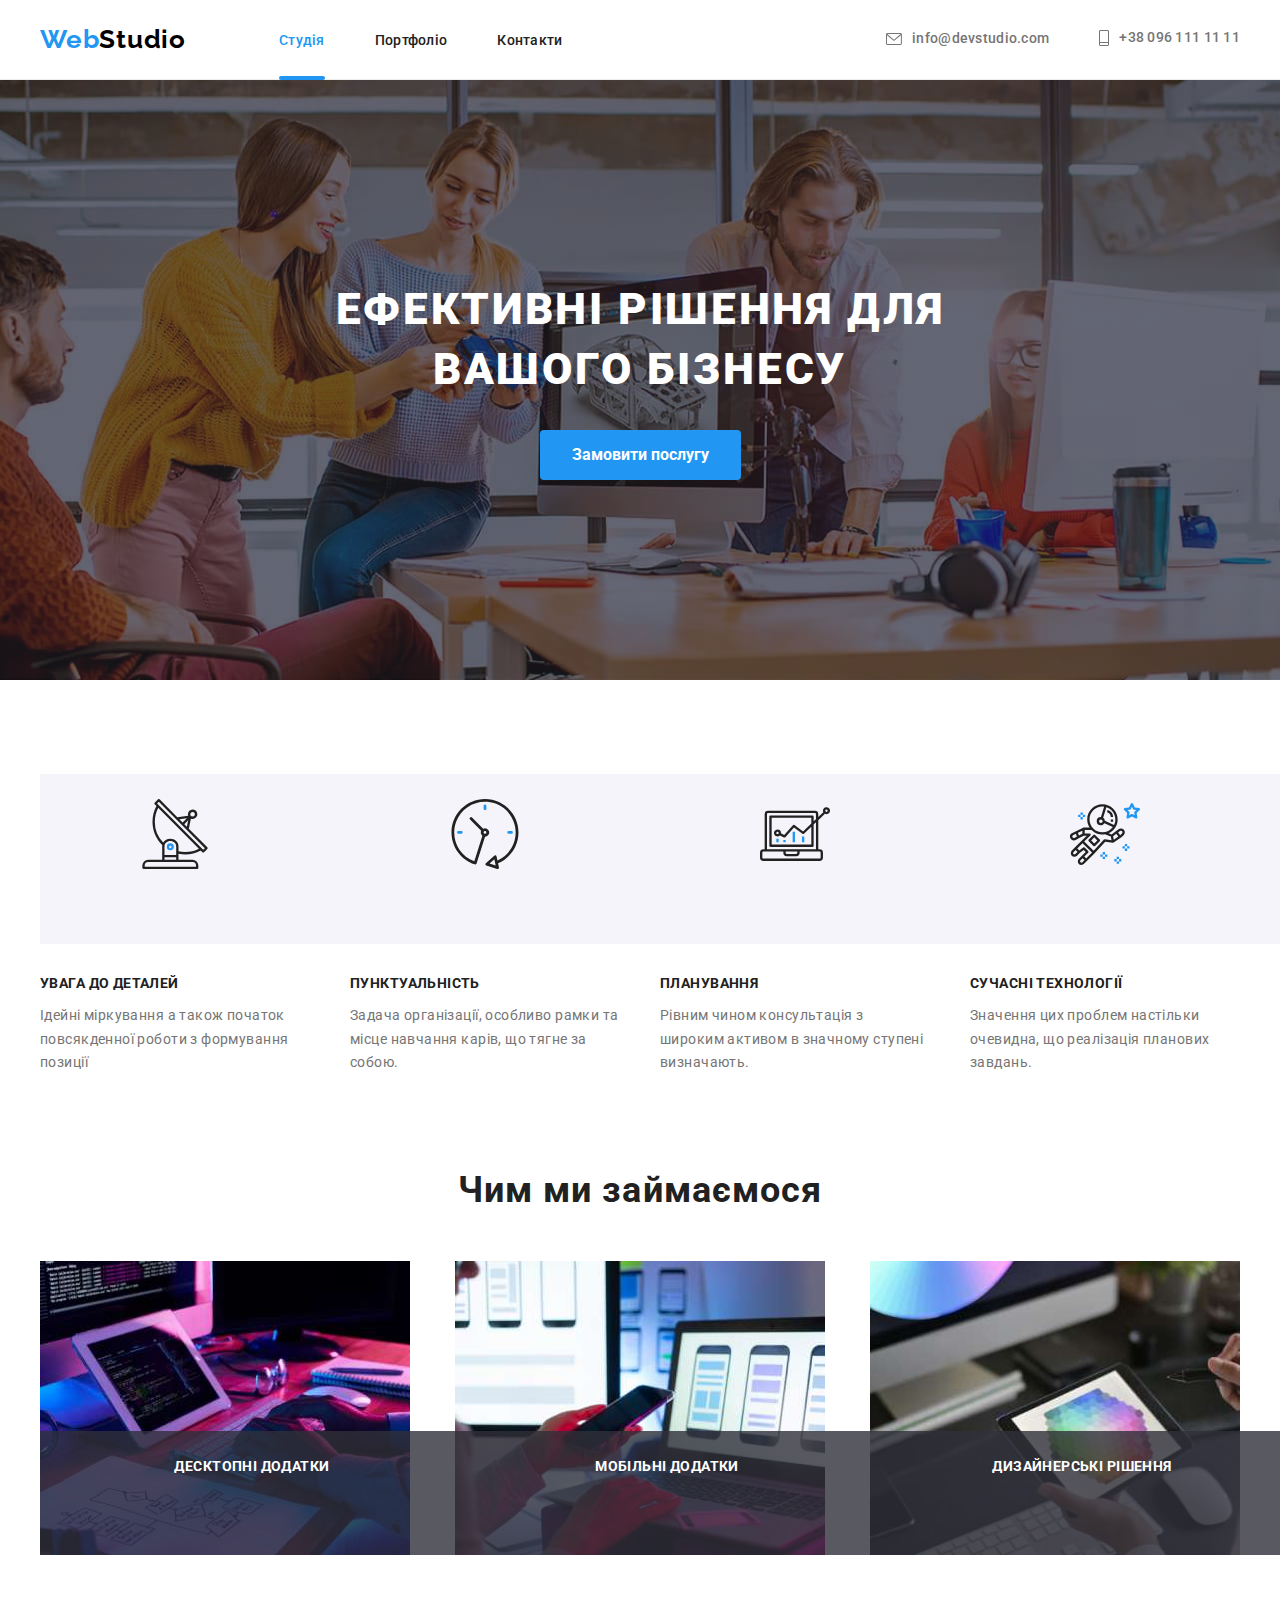
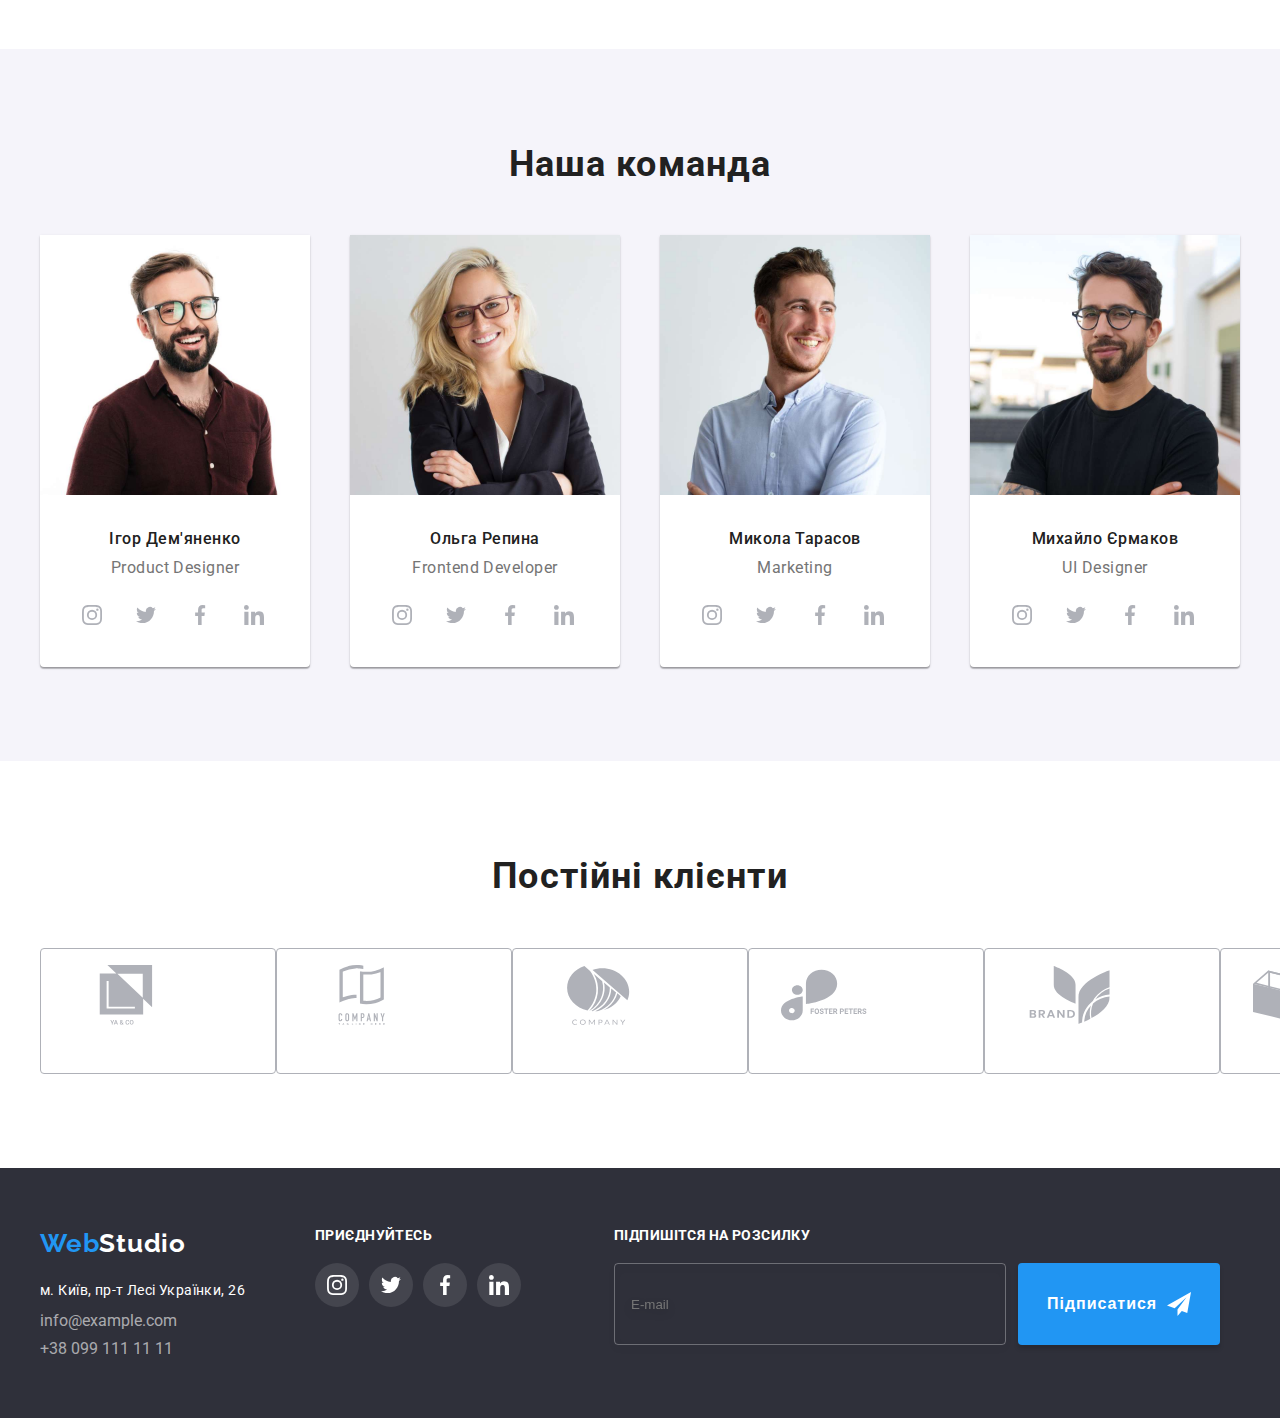
<file: index.html>
<!DOCTYPE html>
<html lang="uk">

<head>
    <meta charset="UTF-8">
    <meta http-equiv="X-UA-Compatible" content="IE=edge">
    <meta name="viewport" content="width=device-width, initial-scale=1.0">
    <title>Студія</title>
    <link rel="preconnect" href="https://fonts.googleapis.com">
    <link rel="preconnect" href="https://fonts.gstatic.com" crossorigin>
    <link href="https://fonts.googleapis.com/css2?family=Raleway:wght@700&family=Roboto:wght@400;500;700;900&display=swap" rel="stylesheet">
    <link rel="stylesheet" href="https://cdnjs.cloudflare.com/ajax/libs/modern-normalize/1.1.0/modern-normalize.min.css"
    integrity="sha512-wpPYUAdjBVSE4KJnH1VR1HeZfpl1ub8YT/NKx4PuQ5NmX2tKuGu6U/JRp5y+Y8XG2tV+wKQpNHVUX03MfMFn9Q=="
    crossorigin="anonymous" referrerpolicy="no-referrer" />
    <link rel="stylesheet" href="./css/styles.css">
</head>

<body>
    <header>
        <div class="container-header">
            <a class="logo header-logo" href="./index.html"><span class="blue-text">Web</span>Studio</a>
            <nav>
                <ul class="pages">
                    <li><a class="header-link header-link-current" href="./index.html">Студія</a></li>
                    <li><a class="header-link" href="./portfolio.html">Портфоліо</a></li>
                    <li><a class="header-link">Контакти</a></li>
                </ul>
            </nav>
            <ul class="contacts-header">
                <li><a href="mailto:info@devstudio.com" class="contact mail">
                    <svg class="header-contact-icon" width="16" height="12">
                        <use href="./images/svg/icons/symbol-defs.svg#envelope"></use>
                    </svg>info@devstudio.com</a>
                </li>
                <li><a href="tel:+380961111111" class="contact phone">
                    <svg class="header-contact-icon" width="10" height="16">
                        <use href="./images/svg/icons/symbol-defs.svg#phone"></use>
                    </svg>+38 096 111 11 11</a>
                </li>
            </ul>
        </div>
    </header>
    <main>
        <section class="hero">
            <div class="container">
                <h1 class="businessh1">
                    Ефективні рішення для вашого бізнесу
                </h1>
                <button class="button" type="button" data-modal-open>
                    Замовити послугу
                </button>
            </div>
        </section>
        <section class="section">
            <div class="container">
                <ul class="our-principles">
                    <li class="principle">
                        <div class="principle-icon">
                            <svg width="70" height="70">
                                <use href="./images/svg/icons/symbol-defs.svg#antenna"></use>
                            </svg>
                        </div>
                        <h3 class="principles-title">Увага до деталей</h3>
                        <p>Ідейні міркування а також початок повсякденної роботи з формування позиції</p>
                    </li>
                    <li class="principle">
                        <div class="principle-icon">
                            <svg width="70" height="70">
                                <use href="./images/svg/icons/symbol-defs.svg#clock"></use>
                            </svg>
                        </div>
                        <h3 class="principles-title">Пунктуальність</h3>
                        <p>Задача організації, особливо рамки та місце навчання карів, що тягне за собою.</p>
                    </li>
                    <li class="principle">
                        <div class="principle-icon">
                            <svg width="70" height="70">
                                <use href="./images/svg/icons/symbol-defs.svg#diagram"></use>
                            </svg>
                        </div>
                        <h3 class="principles-title">Планування</h3>
                        <p>Рівним чином консультація з широким активом в значному ступені визначають.</p>
                    </li>
                    <li class="principle">
                        <div class="principle-icon">
                            <svg width="70" height="70">
                                <use href="./images/svg/icons/symbol-defs.svg#astronaut"></use>
                            </svg>
                        </div>
                        <h3 class="principles-title">Сучасні технології</h3>
                        <p>Значення цих проблем настільки очевидна, що реалізація планових завдань.</p>
                    </li>
                </ul>
            </div>
        </section>
        <section class="what-we-do">
            <div class="container">
                <h2 class="section-title">Чим ми займаємося</h2>
                <ul class="imges-what-we-do">
                    <li class="img-what-we-do">
                        <img src="./images/koduvanya-po-algorytmu.jpg" alt="кодування по алгоритму">
                        <div class="what-we-do-overlay">
                            <p class="what-we-do-overlay-title">Десктопні додатки</p>
                        </div>
                    </li>
                    <li class="img-what-we-do">
                        <img src="./images/vybir-disaynu.jpg" alt="вибір дизайну">
                        <div class="what-we-do-overlay">
                            <p class="what-we-do-overlay-title">Мобільні додатки</p>
                        </div>
                    </li>
                    <li class="img-what-we-do">
                        <img src="./images/pidbir-palitry-kolyoru.jpg" alt="підбір палітри кольору">
                        <div class="what-we-do-overlay">
                            <p class="what-we-do-overlay-title">Дизайнерські рішення</p>
                        </div>
                    </li>
                </ul>
            </div>
        </section>
        <section class="our-team section">
           <div class="container">
            <h2 class="section-title">Наша команда</h2>
            <ul class="team">
                <li class="team-participents">
                    <img src="./images/ihor-demyanenko.jpg" class="photo-of-the-participant" width="270" alt="Ігор Дем'яненко">
                    <div class="about-participant">
                        <h3 class="name-of-participant">Ігор Дем'яненко</h3>
                        <p class="job-title" lang="en">Product Designer</p>
                        <ul class="participents-contacts">
                            <li>
                                <a class="link-icon" href="">
                                    <svg class="icon-contact">
                                        <use href="./images/svg/icons/symbol-defs.svg#instagram"></use>
                                    </svg>
                                </a>
                            </li>
                            <li>
                                <a class="link-icon" href="">
                                    <svg class="icon-contact">
                                        <use href="./images/svg/icons/symbol-defs.svg#twitter"></use>
                                    </svg>
                                </a>
                            </li>
                            <li>
                                <a class="link-icon" href="">
                                    <svg class="icon-contact">
                                        <use href="./images/svg/icons/symbol-defs.svg#facebook"></use>
                                    </svg>
                                </a>
                            </li>
                            <li>
                                <a class="link-icon" href="">
                                    <svg class="icon-contact">
                                        <use href="./images/svg/icons/symbol-defs.svg#linkedin"></use>
                                    </svg>
                                </a>
                            </li>
                        </ul>
                    </div>
                </li>
                <li class="team-participents">
                    <img src="./images/olha-repina.jpg" class="photo-of-the-participant" width="270" alt="Ольга Репіна">
                    <div class="about-participant">
                        <h3 class="name-of-participant">Ольга Репина</h3>
                        <p class="job-title" lang="en">Frontend Developer</p>
                        <ul class="participents-contacts">
                            <li>
                                <a class="link-icon" href="">
                                    <svg class="icon-contact">
                                        <use href="./images/svg/icons/symbol-defs.svg#instagram"></use>
                                    </svg>
                                </a>
                            </li>
                            <li>
                                <a class="link-icon" href="">
                                    <svg class="icon-contact">
                                        <use href="./images/svg/icons/symbol-defs.svg#twitter"></use>
                                    </svg>
                                </a>
                            </li>
                            <li>
                                <a class="link-icon" href="">
                                    <svg class="icon-contact">
                                        <use href="./images/svg/icons/symbol-defs.svg#facebook"></use>
                                    </svg>
                                </a>
                            </li>
                            <li>
                                <a class="link-icon" href="">
                                    <svg class="icon-contact">
                                        <use href="./images/svg/icons/symbol-defs.svg#linkedin"></use>
                                    </svg>
                                </a>
                            </li>
                        </ul>
                    </div>
                </li>
                <li class="team-participents">
                    <img src="./images/mykola-tarasov.jpg" class="photo-of-the-participant" width="270" alt="Микола Тарасов">
                    <div class="about-participant">
                        <h3 class="name-of-participant">Микола Тарасов</h3>
                        <p class="job-title" lang="en">Marketing</p>
                        <ul class="participents-contacts">
                            <li>
                                <a class="link-icon" href="">
                                    <svg class="icon-contact">
                                        <use href="./images/svg/icons/symbol-defs.svg#instagram"></use>
                                    </svg>
                                </a>
                            </li>
                            <li>
                                <a class="link-icon" href="">
                                    <svg class="icon-contact">
                                        <use href="./images/svg/icons/symbol-defs.svg#twitter"></use>
                                    </svg>
                                </a>
                            </li>
                            <li>
                                <a class="link-icon" href="">
                                    <svg class="icon-contact">
                                        <use href="./images/svg/icons/symbol-defs.svg#facebook"></use>
                                    </svg>
                                </a>
                            </li>
                            <li>
                                <a class="link-icon" href="">
                                    <svg class="icon-contact">
                                        <use href="./images/svg/icons/symbol-defs.svg#linkedin"></use>
                                    </svg>
                                </a>
                            </li>
                        </ul>
                    </div>
                </li>
                <li class="team-participents">
                    <img src="./images/myhaylo-ermakov.jpg" class="photo-of-the-participant" width="270" alt="Михайло Єрмаков">
                    <div class="about-participant">
                        <h3 class="name-of-participant">Михайло Єрмаков</h3>
                        <p class="job-title" lang="en">UI Designer</p>
                        <ul class="participents-contacts">
                            <li>
                                <a class="link-icon" href="">
                                    <svg class="icon-contact">
                                        <use href="./images/svg/icons/symbol-defs.svg#instagram"></use>
                                    </svg>
                                </a>
                            </li>
                            <li>
                                <a class="link-icon" href="">
                                    <svg class="icon-contact">
                                        <use href="./images/svg/icons/symbol-defs.svg#twitter"></use>
                                    </svg>
                                </a>
                            </li>
                            <li>
                                <a class="link-icon" href="">
                                    <svg class="icon-contact">
                                        <use href="./images/svg/icons/symbol-defs.svg#facebook"></use>
                                    </svg>
                                </a>
                            </li>
                            <li>
                                <a class="link-icon" href="">
                                    <svg class="icon-contact">
                                        <use href="./images/svg/icons/symbol-defs.svg#linkedin"></use>
                                    </svg>
                                </a>
                            </li>
                        </ul>
                    </div>
                </li>
            </ul>
           </div>
        </section>
        <section class="section">
            <div class="container">
                <h2 class="section-title">Постійні клієнти</h2>
                <ul class="clients">
                    <li class="client">
                        <a class="clients-link" href="">
                            <svg class="clients-icon" width height>
                                <use href="./images/svg/icons/symbol-defs.svg#yaco"></use>
                            </svg>
                        </a>
                    </li>
                    <li class="client">
                        <a href="" class="clients-link">
                            <svg class="clients-icon">
                            <use href="./images/svg/icons/symbol-defs.svg#tagline-here"></use>
                        </svg>
                        </a>
                    </li>
                    <li class="client">
                        <a href="" class="clients-link">
                            <svg class="clients-icon">
                            <use href="./images/svg/icons/symbol-defs.svg#company"></use>
                        </svg>
                        </a>
                    </li>
                    <li class="client">
                        <a href="" class="clients-link">
                            <svg class="clients-icon">
                            <use href="./images/svg/icons/symbol-defs.svg#foster-peters"></use>
                        </svg>
                        </a>
                    </li>
                    <li class="client">
                        <a href="" class="clients-link">
                            <svg class="clients-icon">
                            <use href="./images/svg/icons/symbol-defs.svg#brand"></use>
                        </svg>
                        </a>
                    </li>
                    <li class="client">
                        <a href="" class="clients-link">
                            <svg class="clients-icon">
                            <use href="./images/svg/icons/symbol-defs.svg#tag-line"></use>
                        </svg>
                        </a>
                    </li>
                </ul>
            </div>
        </section>
        <div class="backdrop is-hidden" data-modal>
            <div class="modal">
                <button class="modal-close" type="button" data-modal-close>
                    <svg width="11" height="11">
                        <use href="./images/svg/icons/symbol-defs.svg#close"></use>
                    </svg>
                </button>
                <h4 class="modal-title">Залиште свої дані, ми вам передзвонимо</h4>
                <form class="modal-form">
                    <div class="form-input">
                        <label class="modal-label" for="name">Ім'я</label>
                        <input type="name" name="name" id="name"/>
                        <span class="modal-icon">
                            <svg width="12" height="12">
                                <use href="./images/svg/icons/symbol-defs.svg#silhouette"></use>
                            </svg>
                        </span>
                    </div>
                    <div class="form-input">
                        <label class="modal-label" for="tel">Телефон</label>
                        <input type="tel" name="tel" id="tel"/>
                        <span class="modal-icon">
                            <svg width="12" height="12">
                                <use href="./images/svg/icons/symbol-defs.svg#handset"></use>
                            </svg>
                        </span>
                    </div>
                    <div class="form-input">
                        <label class="modal-label" for="email">Пошта</label>
                        <input type="email" name="email" id="email"/>
                        <span class="modal-icon">
                            <svg width="12" height="12">
                                <use href="./images/svg/icons/symbol-defs.svg#envelope2"></use>
                            </svg>
                        </span>
                    </div>
                    <div class="form-input">
                        <label class="modal-label" for="text">Коментар</label>
                        <textarea name="text" id="text" rows="7" placeholder="Введіть текст"></textarea>
                    </div>
                </form>
                <div class="agreement-place">
                    <label class="agree">
                        <input class="checkbox" type="checkbox" name="agreement" value="">
                        <span class="checkbox-icon"></span>
                            Погоджуюся з розсилкою та приймаю 
                            <a class="terms" href="https://www.youtube.com/watch?v=dQw4w9WgXcQ&ab_channel=RickAstley">Умови договору</a>
                    </label>
                </div>
                <button class="modal-button" type="submit">Відправити</button>
            </div>
        </div>
    </main>
    <footer>
        <div class="container-footer">
            <div>
                <a class="logo footer-logo"><span class="blue-text">Web</span>Studio</a>
            <address>
                <p class="company-adress">м. Київ, пр-т Лесі Українки, 26</p>
                <ul class="contacts-footer">
                    <li class="li-contact-footer"><a href="mailto:info@example.com" class="contact-footer">info@example.com</a></li>
                    <li class="li-contact-footer"><a href="tel:+380991111111" class="contact-footer">+38 099 111 11 11</a></li>
                </ul>
            </address>
            </div>
            <div class="join">
                <h3 class="footer-title">Приєднуйтесь</h3>
                <ul class="participents-contacts">
                            <li>
                                <a class="link-icon-join">
                                    <svg class="icon-join">
                                        <use href="./images/svg/icons/symbol-defs.svg#instagram"></use>
                                    </svg>
                                </a>
                            </li>
                            <li>
                                <a class="link-icon-join">
                                    <svg class="icon-join">
                                        <use href="./images/svg/icons/symbol-defs.svg#twitter"></use>
                                    </svg>
                                </a>
                            </li>
                            <li>
                                <a class="link-icon-join">
                                    <svg class="icon-join">
                                        <use href="./images/svg/icons/symbol-defs.svg#facebook"></use>
                                    </svg>
                                </a>
                            </li>
                            <li>
                                <a class="link-icon-join">
                                    <svg class="icon-join">
                                        <use href="./images/svg/icons/symbol-defs.svg#linkedin"></use>
                                    </svg>
                                </a>
                            </li>
                        </ul>
            </div>
            <div class="subscription">
                <h3 class="footer-title">Підпишітся на розсилку</h3>
                <div class="subscription-option">
                    <input type="email" name="email" id="subscription-email" class="subscription-email" placeholder="E-mail"/>
                    <button class="subscription-button" type="submit">Підписатися
                        <svg width="24" height="24">
                            <use href="./images/svg/icons/symbol-defs.svg#paper-plane"></use>
                        </svg>
                    </button>
                </div>
            </div>
        </div>
    </footer>
    <script src="./js/modal.js"></script>
</body>
</html>
</file>
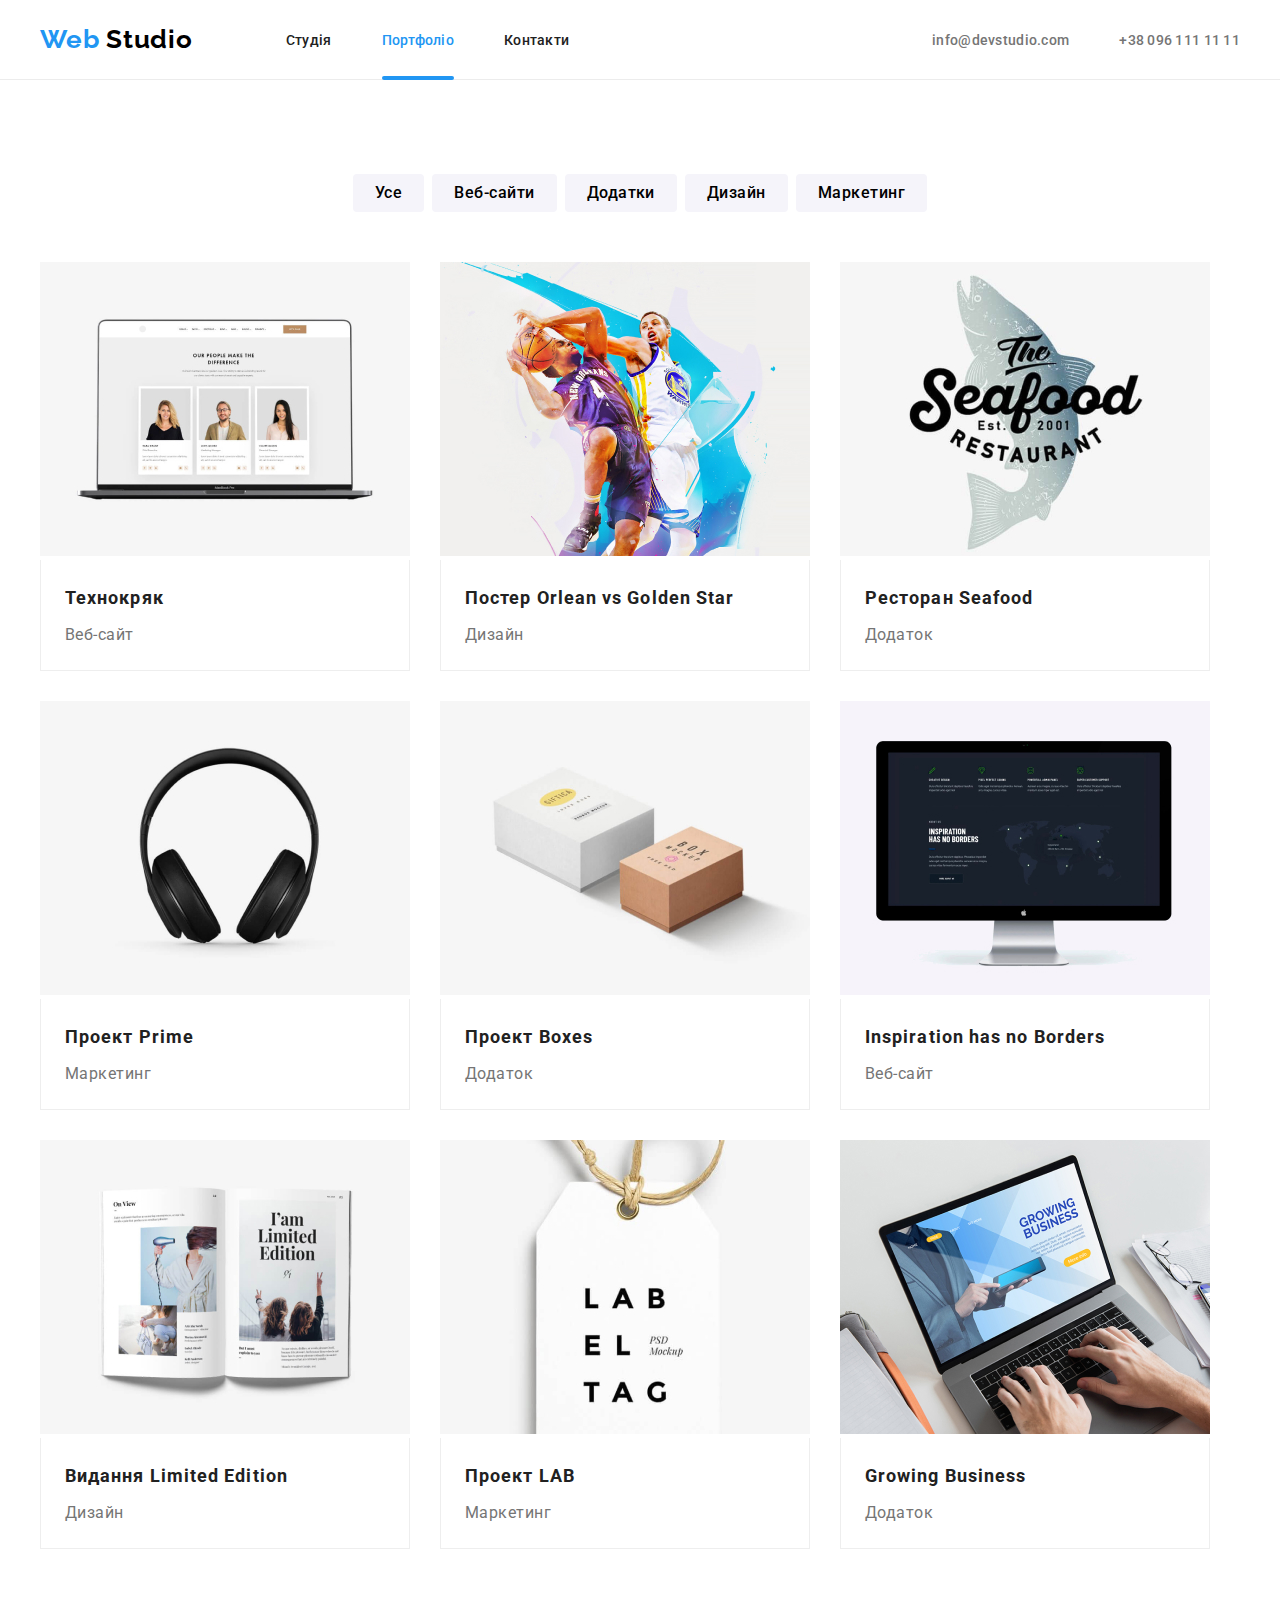
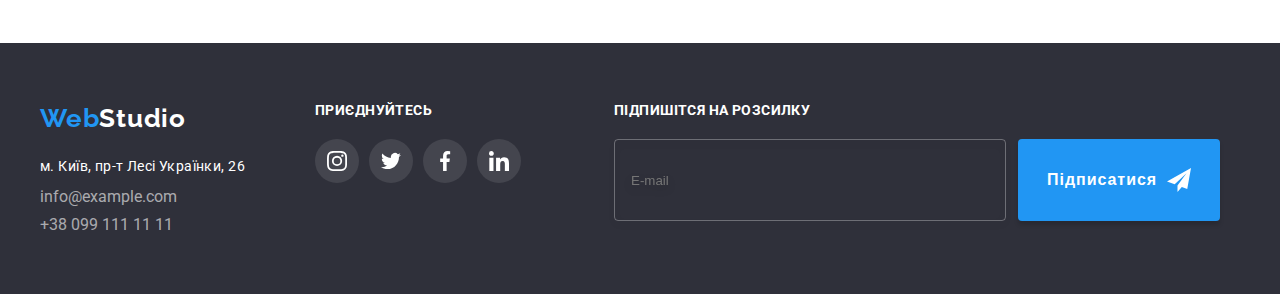
<file: portfolio.html>
<!DOCTYPE html>
<html lang="uk">
	<head>
		<meta charset="UTF-8" />
		<meta http-equiv="X-UA-Compatible" content="IE=edge" />
		<meta name="viewport" content="width=device-width, initial-scale=1.0" />
		<title>Портфоліо</title>
		<link rel="preconnect" href="https://fonts.googleapis.com" />
		<link rel="preconnect" href="https://fonts.gstatic.com" crossorigin />
		<link
			href="https://fonts.googleapis.com/css2?family=Raleway:wght@700&family=Roboto:wght@400;500;700;900&display=swap"
			rel="stylesheet"
		/>
		<link
			rel="stylesheet"
			href="https://cdnjs.cloudflare.com/ajax/libs/modern-normalize/1.1.0/modern-normalize.min.css"
			integrity="sha512-wpPYUAdjBVSE4KJnH1VR1HeZfpl1ub8YT/NKx4PuQ5NmX2tKuGu6U/JRp5y+Y8XG2tV+wKQpNHVUX03MfMFn9Q=="
			crossorigin="anonymous"
			referrerpolicy="no-referrer"
		/>
		<link rel="stylesheet" href="./css/styles.css" />
	</head>

	<body>
		<header>
			<div class="container-header">
				<a class="logo header-logo" href="./index.html">
					<span class="blue-text">Web</span>
					Studio
				</a>
				<nav>
					<ul class="pages">
						<li><a class="header-link" href="./index.html">Студія</a></li>
						<li><a class="header-link header-link-current" href="./portfolio.html">Портфоліо</a></li>
						<li><a class="header-link">Контакти</a></li>
					</ul>
				</nav>
				<ul class="contacts-header">
					<li><a href="mailto:info@devstudio.com" class="contact">info@devstudio.com</a></li>
					<li><a href="tel:+380961111111" class="contact">+38 096 111 11 11</a></li>
				</ul>
			</div>
		</header>
		<main>
			<section class="main-portfolio section">
				<div class="container">
					<ul class="filters">
						<li class="filter"><button class="button-filter">Усе</button></li>
						<li class="filter"><button class="button-filter">Веб-сайти</button></li>
						<li class="filter"><button class="button-filter">Додатки</button></li>
						<li class="filter"><button class="button-filter">Дизайн</button></li>
						<li class="filter"><button class="button-filter">Маркетинг</button></li>
					</ul>
					<ul class="projects">
						<li class="project">
							<a href="https://www.youtube.com/watch?v=dQw4w9WgXcQ&ab_channel=RickAstley" class="project-link">
								<div class="project-image">
									<img src="./images/notebook-z-resume.jpg" alt="ноутбук з резюме" />
									<div class="project-overlay">
										<p>
											Lorem ipsum dolor sit, amet consectetur adipisicing elit. Deserunt, sapiente ipsum architecto
											iusto repudiandae nemo cumque itaque cupiditate sunt impedit libero sed optio quia iure ut
											aspernatur dolores modi dolor quasi aperiam, ad ullam.
										</p>
									</div>
								</div>
								<div class="project-title">
									<h3 class="project-name">Технокряк</h3>
									<p class="project-type">Веб-сайт</p>
								</div>
							</a>
						</li>
						<li class="project">
							<a href="https://www.youtube.com/watch?v=dQw4w9WgXcQ&ab_channel=RickAstley" class="project-link">
								<div class="project-image">
									<img src="./images/dva-basketbolisty.jpg" class="project-image" alt="Два баскетболісти" />
									<div class="project-overlay">
										<p>
											Lorem ipsum dolor sit, amet consectetur adipisicing elit. Deserunt, sapiente ipsum architecto
											iusto repudiandae nemo cumque itaque cupiditate sunt impedit libero sed optio quia iure ut
											aspernatur dolores modi dolor quasi aperiam, ad ullam.
										</p>
									</div>
								</div>
								<div class="project-title">
									<h3 class="project-name">
										Постер
										<span lang="en">Orlean vs Golden Star</span>
									</h3>
									<p class="project-type">Дизайн</p>
								</div>
							</a>
						</li>
						<li class="project">
							<a href="https://www.youtube.com/watch?v=dQw4w9WgXcQ&ab_channel=RickAstley" class="project-link">
								<div class="project-image">
									<img
										src="./images/seafood-restaurant-logo.jpg"
										class="project-image"
										alt="Логотип Seafood Restaurant"
									/>
									<div class="project-overlay">
										<p>
											Lorem ipsum dolor sit, amet consectetur adipisicing elit. Deserunt, sapiente ipsum architecto
											iusto repudiandae nemo cumque itaque cupiditate sunt impedit libero sed optio quia iure ut
											aspernatur dolores modi dolor quasi aperiam, ad ullam.
										</p>
									</div>
								</div>
								<div class="project-title">
									<h3 class="project-name">
										Ресторан
										<span lang="en">Seafood</span>
									</h3>
									<p class="project-type">Додаток</p>
								</div>
							</a>
						</li>
						<li class="project">
							<a href="https://www.youtube.com/watch?v=dQw4w9WgXcQ&ab_channel=RickAstley" class="project-link">
								<div class="project-image">
									<img src="./images/headphones.jpg" class="project-image" alt="Навушники" />
									<div class="project-overlay">
										<p>
											Lorem ipsum dolor sit, amet consectetur adipisicing elit. Deserunt, sapiente ipsum architecto
											iusto repudiandae nemo cumque itaque cupiditate sunt impedit libero sed optio quia iure ut
											aspernatur dolores modi dolor quasi aperiam, ad ullam.
										</p>
									</div>
								</div>
								<div class="project-title">
									<h3 class="project-name">
										Проект
										<span lang="en">Prime</span>
									</h3>
									<p class="project-type">Маркетинг</p>
								</div>
							</a>
						</li>
						<li class="project">
							<a href="https://www.youtube.com/watch?v=dQw4w9WgXcQ&ab_channel=RickAstley" class="project-link">
								<div class="project-image">
									<img src="./images/two-boxes.jpg" class="project-image" alt="Дві коробочки" />
									<div class="project-overlay">
										<p>
											Lorem ipsum dolor sit, amet consectetur adipisicing elit. Deserunt, sapiente ipsum architecto
											iusto repudiandae nemo cumque itaque cupiditate sunt impedit libero sed optio quia iure ut
											aspernatur dolores modi dolor quasi aperiam, ad ullam.
										</p>
									</div>
								</div>
								<div class="project-title">
									<h3 class="project-name">
										Проект
										<span class="en">Boxes</span>
									</h3>
									<p class="project-type">Додаток</p>
								</div>
							</a>
						</li>
						<li class="project">
							<a href="https://www.youtube.com/watch?v=dQw4w9WgXcQ&ab_channel=RickAstley" class="project-link">
								<div class="project-image">
									<img src="./images/monitor-kompyutera.jpg" class="project-image" alt="Монітор компьютера" />
									<div class="project-overlay">
										<p>
											Lorem ipsum dolor sit, amet consectetur adipisicing elit. Deserunt, sapiente ipsum architecto
											iusto repudiandae nemo cumque itaque cupiditate sunt impedit libero sed optio quia iure ut
											aspernatur dolores modi dolor quasi aperiam, ad ullam.
										</p>
									</div>
								</div>
								<div class="project-title">
									<h3 class="project-name" lang="en">Inspiration has no Borders</h3>
									<p class="project-type">Веб-сайт</p>
								</div>
							</a>
						</li>
						<li class="project">
							<a href="https://www.youtube.com/watch?v=dQw4w9WgXcQ&ab_channel=RickAstley" class="project-link">
								<div class="project-image">
									<img src="./images/rozvorot-knygy.jpg" class="project-image" alt="Розворот книги" />
									<div class="project-overlay">
										<p>
											Lorem ipsum dolor sit, amet consectetur adipisicing elit. Deserunt, sapiente ipsum architecto
											iusto repudiandae nemo cumque itaque cupiditate sunt impedit libero sed optio quia iure ut
											aspernatur dolores modi dolor quasi aperiam, ad ullam.
										</p>
									</div>
								</div>
								<div class="project-title">
									<h3 class="project-name">
										Видання
										<span lang="en">Limited Edition</span>
									</h3>
									<p class="project-type">Дизайн</p>
								</div>
							</a>
						</li>
						<li class="project">
							<a href="https://www.youtube.com/watch?v=dQw4w9WgXcQ&ab_channel=RickAstley" class="project-link">
								<div class="project-image">
									<img src="./images/clothes-laber.jpg" class="project-image" alt="Ярлик з одягу" />
									<div class="project-overlay">
										<p>
											Lorem ipsum dolor sit, amet consectetur adipisicing elit. Deserunt, sapiente ipsum architecto
											iusto repudiandae nemo cumque itaque cupiditate sunt impedit libero sed optio quia iure ut
											aspernatur dolores modi dolor quasi aperiam, ad ullam.
										</p>
									</div>
								</div>
								<div class="project-title">
									<h3 class="project-name">
										Проект
										<span lang="en">LAB</span>
									</h3>
									<p class="project-type">Маркетинг</p>
								</div>
							</a>
						</li>
						<li class="project">
							<a href="https://www.youtube.com/watch?v=dQw4w9WgXcQ&ab_channel=RickAstley" class="project-link">
								<div class="project-image">
									<img src="./images/work-on-the-computer.jpg" class="project-image" alt="Людина працює на ноутбуці" />
									<div class="project-overlay">
										<p>
											Lorem ipsum dolor sit, amet consectetur adipisicing elit. Deserunt, sapiente ipsum architecto
											iusto repudiandae nemo cumque itaque cupiditate sunt impedit libero sed optio quia iure ut
											aspernatur dolores modi dolor quasi aperiam, ad ullam.
										</p>
									</div>
								</div>
								<div class="project-title">
									<h3 class="project-name" lang="en">Growing Business</h3>
									<p class="project-type">Додаток</p>
								</div>
							</a>
						</li>
					</ul>
				</div>
			</section>
		</main>
		<footer>
			<div class="container-footer">
				<div>
					<a class="logo footer-logo"><span class="blue-text">Web</span>Studio</a>
					<address>
						<p class="company-adress">м. Київ, пр-т Лесі Українки, 26</p>
						<ul class="contacts-footer">
							<li class="li-contact-footer"><a href="mailto:info@example.com"
									class="contact-footer">info@example.com</a></li>
							<li class="li-contact-footer"><a href="tel:+380991111111" class="contact-footer">+38 099 111 11
									11</a></li>
						</ul>
					</address>
				</div>
				<div class="join">
					<h3 class="footer-title">Приєднуйтесь</h3>
					<ul class="participents-contacts">
						<li>
							<a class="link-icon-join">
								<svg class="icon-join">
									<use href="./images/svg/icons/symbol-defs.svg#instagram"></use>
								</svg>
							</a>
						</li>
						<li>
							<a class="link-icon-join">
								<svg class="icon-join">
									<use href="./images/svg/icons/symbol-defs.svg#twitter"></use>
								</svg>
							</a>
						</li>
						<li>
							<a class="link-icon-join">
								<svg class="icon-join">
									<use href="./images/svg/icons/symbol-defs.svg#facebook"></use>
								</svg>
							</a>
						</li>
						<li>
							<a class="link-icon-join">
								<svg class="icon-join">
									<use href="./images/svg/icons/symbol-defs.svg#linkedin"></use>
								</svg>
							</a>
						</li>
					</ul>
				</div>
				<div class="subscription">
					<h3 class="footer-title">Підпишітся на розсилку</h3>
					<div class="subscription-option">
						<input type="email" name="email" id="subscription-email" class="subscription-email"
							placeholder="E-mail" />
						<button class="subscription-button" type="submit">Підписатися
							<svg width="24" height="24">
								<use href="./images/svg/icons/symbol-defs.svg#paper-plane"></use>
							</svg>
						</button>
					</div>
				</div>
			</div>
		</footer>
	</body>
</html>
</file>
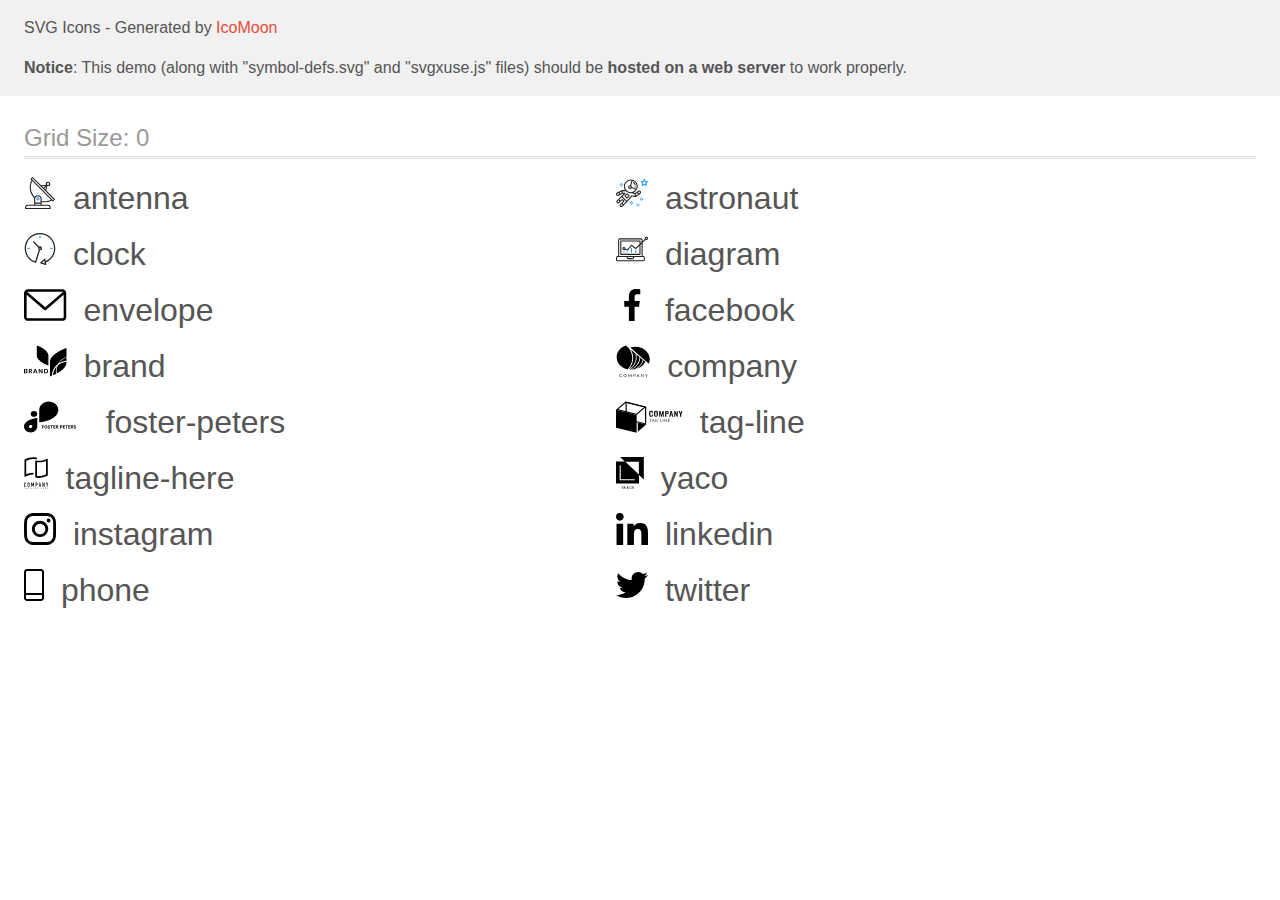
<file: images/svg/icons/demo-external-svg.html>
<!doctype html>
<html>
<head>
    <title>IcoMoon - SVG Icons</title>
    <meta charset="utf-8">
    <meta name="viewport" content="width=device-width, initial-scale=1">
    <link rel="stylesheet" href="demo-files/demo.css">
    <link rel="stylesheet" href="style.css">
</head>
<body>
<header class="bgc1 clearfix">
<div class="mhl">
    <p>SVG Icons - Generated by <a href="https://icomoon.io/app">IcoMoon</a></p><p><strong>Notice</strong>: This demo (along with "symbol-defs.svg" and "svgxuse.js" files) should be <b>hosted on a web server</b> to work properly.</p>
</div>
</header>
    <div class="clearfix mhl ptl">
        <h1 class="mvm mtn fgc1">Grid Size: 0</h1>
        <div class="glyph fs1">
            <div class="clearfix pbs">
                <svg class="icon antenna"><use xlink:href="symbol-defs.svg#antenna"></use></svg><span class="name"> antenna</span>
            </div>
        </div>
        <div class="glyph fs1">
            <div class="clearfix pbs">
                <svg class="icon astronaut"><use xlink:href="symbol-defs.svg#astronaut"></use></svg><span class="name"> astronaut</span>
            </div>
        </div>
        <div class="glyph fs1">
            <div class="clearfix pbs">
                <svg class="icon clock"><use xlink:href="symbol-defs.svg#clock"></use></svg><span class="name"> clock</span>
            </div>
        </div>
        <div class="glyph fs1">
            <div class="clearfix pbs">
                <svg class="icon diagram"><use xlink:href="symbol-defs.svg#diagram"></use></svg><span class="name"> diagram</span>
            </div>
        </div>
        <div class="glyph fs1">
            <div class="clearfix pbs">
                <svg class="icon envelope"><use xlink:href="symbol-defs.svg#envelope"></use></svg><span class="name"> envelope</span>
            </div>
        </div>
        <div class="glyph fs1">
            <div class="clearfix pbs">
                <svg class="icon facebook"><use xlink:href="symbol-defs.svg#facebook"></use></svg><span class="name"> facebook</span>
            </div>
        </div>
        <div class="glyph fs1">
            <div class="clearfix pbs">
                <svg class="icon brand"><use xlink:href="symbol-defs.svg#brand"></use></svg><span class="name"> brand</span>
            </div>
        </div>
        <div class="glyph fs1">
            <div class="clearfix pbs">
                <svg class="icon company"><use xlink:href="symbol-defs.svg#company"></use></svg><span class="name"> company</span>
            </div>
        </div>
        <div class="glyph fs1">
            <div class="clearfix pbs">
                <svg class="icon foster-peters"><use xlink:href="symbol-defs.svg#foster-peters"></use></svg><span class="name"> foster-peters</span>
            </div>
        </div>
        <div class="glyph fs1">
            <div class="clearfix pbs">
                <svg class="icon tag-line"><use xlink:href="symbol-defs.svg#tag-line"></use></svg><span class="name"> tag-line</span>
            </div>
        </div>
        <div class="glyph fs1">
            <div class="clearfix pbs">
                <svg class="icon tagline-here"><use xlink:href="symbol-defs.svg#tagline-here"></use></svg><span class="name"> tagline-here</span>
            </div>
        </div>
        <div class="glyph fs1">
            <div class="clearfix pbs">
                <svg class="icon yaco"><use xlink:href="symbol-defs.svg#yaco"></use></svg><span class="name"> yaco</span>
            </div>
        </div>
        <div class="glyph fs1">
            <div class="clearfix pbs">
                <svg class="icon instagram"><use xlink:href="symbol-defs.svg#instagram"></use></svg><span class="name"> instagram</span>
            </div>
        </div>
        <div class="glyph fs1">
            <div class="clearfix pbs">
                <svg class="icon linkedin"><use xlink:href="symbol-defs.svg#linkedin"></use></svg><span class="name"> linkedin</span>
            </div>
        </div>
        <div class="glyph fs1">
            <div class="clearfix pbs">
                <svg class="icon phone"><use xlink:href="symbol-defs.svg#phone"></use></svg><span class="name"> phone</span>
            </div>
        </div>
        <div class="glyph fs1">
            <div class="clearfix pbs">
                <svg class="icon twitter"><use xlink:href="symbol-defs.svg#twitter"></use></svg><span class="name"> twitter</span>
            </div>
        </div>
  </div>
<script defer src="svgxuse.js"></script>
</body>
</html>
</file>
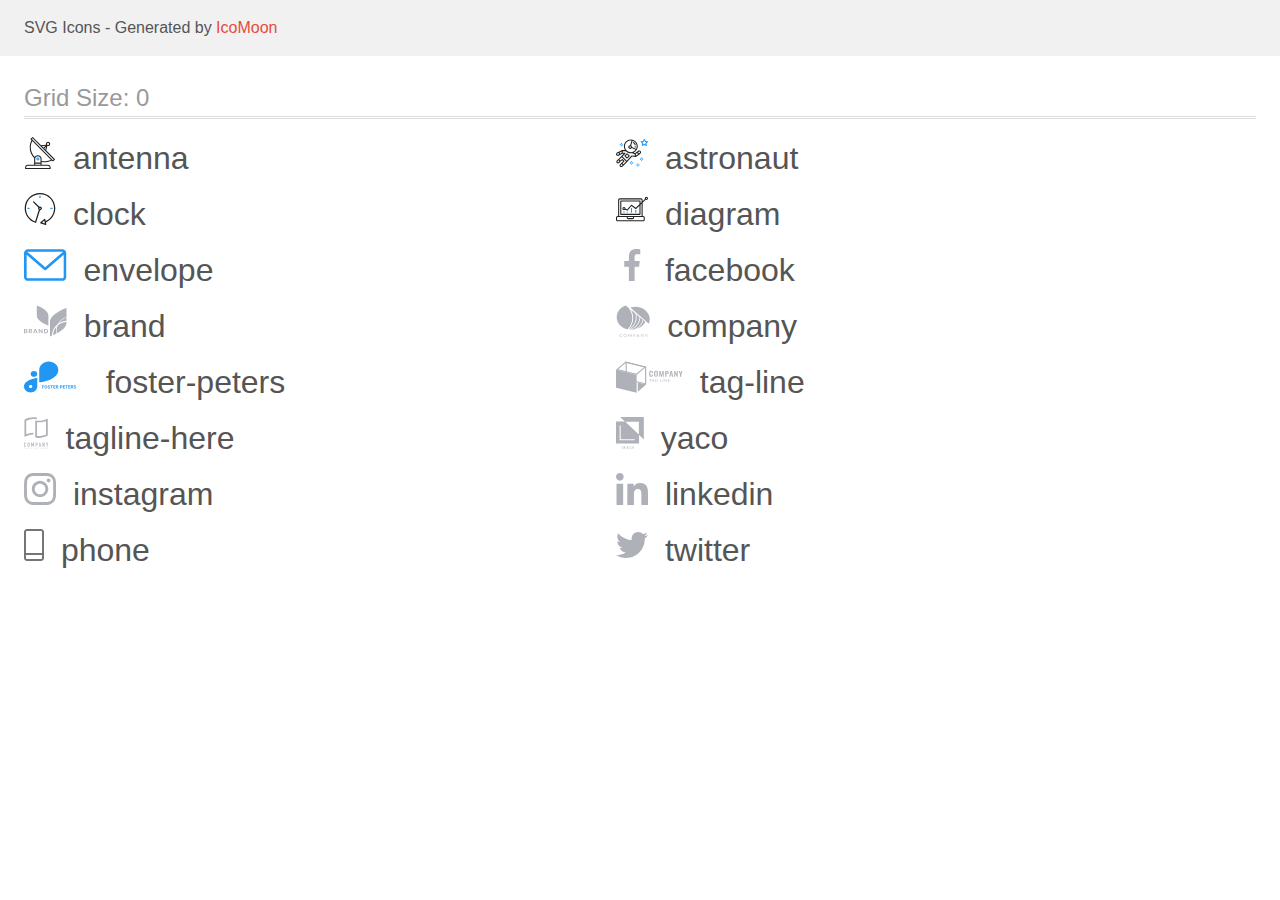
<file: images/svg/icons/demo.html>
<!doctype html>
<html>
<head>
    <title>IcoMoon - SVG Icons</title>
    <meta charset="utf-8">
    <meta name="viewport" content="width=device-width, initial-scale=1">
    <link rel="stylesheet" href="demo-files/demo.css">
    <link rel="stylesheet" href="style.css">
</head>
<body>
<svg aria-hidden="true" style="position: absolute; width: 0; height: 0; overflow: hidden;" version="1.1" xmlns="http://www.w3.org/2000/svg" xmlns:xlink="http://www.w3.org/1999/xlink">
<defs>
<symbol id="antenna" viewBox="0 0 32 32">
<path fill="#212121" style="fill: var(--color1, #212121)" d="M30.773 22.098l-8.443-8.505 0.937-4.616c0.225 0.090 0.485 0.144 0.758 0.146h0.007c0.008 0 0.017 0 0.026 0 1.192 0 2.159-0.967 2.159-2.159s-0.967-2.159-2.159-2.159c-1.192 0-2.159 0.967-2.159 2.159 0 0.259 0.046 0.508 0.13 0.739l-0.005-0.015-4.96 0.606-8.091-8.133c-0.096-0.098-0.229-0.159-0.376-0.16h-0c-0.14 0.001-0.274 0.057-0.373 0.155l-1.512 1.504c-0.096 0.097-0.156 0.23-0.156 0.377s0.060 0.281 0.156 0.377v0l0.814 0.825c-1.143 2.062-1.816 4.522-1.816 7.139 0 4.106 1.656 7.824 4.336 10.525l-0.001-0.001c0.043 0.041 0.092 0.074 0.146 0.097-0.032 0.164-0.051 0.353-0.052 0.546v6.188h-6.4c-1.472 0.001-2.666 1.194-2.667 2.666v1.067c0 0.295 0.239 0.534 0.534 0.534h24.534c0.294 0 0.533-0.239 0.533-0.534v-1.067c-0.002-1.472-1.195-2.665-2.666-2.666h-6.4v-2.742c1.003 0.21 2.024 0.317 3.049 0.32 2.58-0.003 5.005-0.663 7.117-1.822l-0.077 0.039 0.818 0.823c0.099 0.101 0.235 0.159 0.376 0.16 0.14-0.001 0.274-0.057 0.373-0.155l1.512-1.504c0.096-0.097 0.156-0.23 0.156-0.377s-0.060-0.281-0.156-0.377v0zM23.28 6.233c0.193-0.192 0.459-0.31 0.752-0.31 0.589 0 1.067 0.478 1.067 1.066s-0.477 1.066-1.067 1.066c-0 0-0 0-0 0h-0.004c-0.587-0.003-1.061-0.479-1.061-1.066 0-0.295 0.12-0.563 0.314-0.756l0-0h-0.002zM22.024 9.737l-0.598 2.946-1.175-1.183 1.774-1.763zM21.419 8.835l-1.92 1.909-1.486-1.493 3.406-0.416zM24.004 28.8c0.884 0 1.6 0.716 1.6 1.6v0 0.534h-23.466v-0.534c0-0.884 0.716-1.6 1.6-1.6v0h20.267zM16.538 26.666v1.067h-5.334v-1.067h5.334zM11.204 25.6v-4.053c0-1.294 1.196-2.346 2.667-2.346s2.667 1.053 2.667 2.346v4.053h-5.334zM17.604 23.904v-2.357c0-1.882-1.675-3.413-3.733-3.413-0.017-0-0.038-0-0.058-0-1.353 0-2.54 0.707-3.213 1.771l-0.009 0.016c-2.36-2.482-3.812-5.846-3.812-9.55 0-2.314 0.567-4.496 1.569-6.414l-0.036 0.077 18.602 18.709c-1.823 0.947-3.979 1.502-6.266 1.502-1.079 0-2.128-0.124-3.136-0.357l0.093 0.018zM28.893 23.22l-21.057-21.181 0.754-0.752 7.935 7.98c0.004 0 0.006 0.007 0.010 0.010l13.114 13.191-0.757 0.752z"></path>
<path fill="#2196f3" style="fill: var(--color2, #2196f3)" d="M13.876 20.267h-0.005c-0.001 0-0.002 0-0.002 0-0.884 0-1.6 0.716-1.6 1.6s0.715 1.599 1.597 1.6h0.005c0.001 0 0.001 0 0.002 0 0.884 0 1.6-0.716 1.6-1.6s-0.715-1.599-1.598-1.6h-0zM14.249 22.245c-0.096 0.096-0.229 0.155-0.376 0.155-0.295 0-0.534-0.239-0.534-0.534s0.238-0.533 0.532-0.533h0c0.293 0.001 0.531 0.239 0.531 0.533 0 0.148-0.060 0.282-0.157 0.378l-0 0h0.005z"></path>
</symbol>
<symbol id="astronaut" viewBox="0 0 32 32">
<path fill="#2196f3" style="fill: var(--color2, #2196f3)" d="M31.974 4.524c-0.064-0.191-0.227-0.332-0.427-0.362l-0.003-0-1.911-0.278-0.855-1.731c-0.179-0.365-0.777-0.365-0.956 0l-0.855 1.731-1.911 0.278c-0.26 0.039-0.457 0.26-0.457 0.528 0 0.15 0.062 0.285 0.161 0.382l1.383 1.348-0.326 1.903c-0.034 0.2 0.048 0.402 0.212 0.522 0.166 0.12 0.383 0.135 0.562 0.040l1.709-0.899 1.709 0.899c0.072 0.038 0.157 0.061 0.247 0.061 0.295 0 0.534-0.239 0.534-0.534 0-0.031-0.003-0.062-0.008-0.092l0 0.003-0.326-1.903 1.383-1.348c0.099-0.097 0.161-0.233 0.161-0.382 0-0.059-0.009-0.115-0.027-0.168l0.001 0.004zM29.511 5.851c-0.126 0.122-0.183 0.299-0.153 0.472l0.191 1.114-1-0.526c-0.072-0.039-0.158-0.062-0.249-0.062s-0.177 0.023-0.252 0.063l0.003-0.001-1 0.526 0.191-1.114c0.005-0.027 0.008-0.059 0.008-0.091 0-0.149-0.061-0.285-0.16-0.381l-0-0-0.811-0.79 1.119-0.162c0.174-0.025 0.324-0.134 0.402-0.292l0.5-1.013 0.5 1.013c0.078 0.158 0.228 0.267 0.402 0.292l1.119 0.162-0.809 0.79zM26.134 20.522h-1.067v1.067h1.067v-1.067zM26.134 22.656h-1.067v1.066h1.067v-1.066zM27.2 21.589h-1.067v1.067h1.067v-1.067zM25.067 21.589h-1.067v1.067h1.067v-1.067zM22.4 26.389h-1.067v1.067h1.067v-1.067zM22.4 28.523h-1.067v1.067h1.067v-1.067zM23.467 27.456h-1.067v1.067h1.067v-1.067zM21.334 27.456h-1.067v1.067h1.067v-1.067zM16 24.256h-1.066v1.067h1.066v-1.067zM16 26.389h-1.066v1.067h1.066v-1.067zM17.067 25.322h-1.067v1.067h1.067v-1.067zM14.934 25.322h-1.067v1.067h1.067v-1.067zM5.867 6.122h-1.066v1.066h1.066v-1.066zM5.867 8.256h-1.066v1.066h1.066v-1.066zM6.933 7.189h-1.067v1.067h1.066v-1.067zM4.8 7.189h-1.067v1.067h1.067v-1.067z"></path>
<path fill="#212121" style="fill: var(--color1, #212121)" d="M24.715 14.16c-0.28-0.376-0.698-0.636-1.179-0.703l-0.009-0.001c-0.076-0.012-0.164-0.018-0.254-0.018-0.411 0-0.789 0.139-1.090 0.373l0.004-0.003-1.253 0.96-1.898 1.417-1.358-0.541c2.421-1.086 4.113-3.508 4.113-6.32 0-3.823-3.122-6.934-6.961-6.934s-6.961 3.11-6.961 6.934c0 1.386 0.415 2.674 1.12 3.759l-2.768-0.024c-0.009 0-0.016 0.005-0.023 0.005-0.057 0.003-0.11 0.014-0.159 0.033l0.004-0.001c-0.013 0.005-0.026 0.007-0.038 0.013-0.006 0.003-0.013 0.003-0.019 0.006l-3.233 1.596c-0 0-0.001 0-0.001 0.001l-1.893 0.91c-0.024 0.011-0.045 0.023-0.065 0.036l0.001-0.001c-0.482 0.324-0.795 0.867-0.795 1.483 0 0.297 0.073 0.577 0.201 0.823l-0.005-0.010c0.22 0.424 0.592 0.742 1.043 0.885l0.013 0.003c0.161 0.053 0.345 0.083 0.537 0.083 0.308 0 0.598-0.078 0.851-0.216l-0.009 0.005 1.388-0.738 2.264-1.169 1.357-0.008-5.442 5.415c0 0.001-0.001 0.001-0.001 0.001l-1.339 1.333c-0.303 0.299-0.491 0.714-0.491 1.173 0 0.002 0 0.003 0 0.005v-0c0.002 0.919 0.748 1.664 1.667 1.664 0.001 0 0.002 0 0.002 0h-0c0.428 0 0.854-0.162 1.18-0.485l1.314-1.309 1.741-1.3 0.901 0.897-3.102 3.088c-0.303 0.299-0.491 0.714-0.491 1.173 0 0.001 0 0.003 0 0.004v-0c0 0.445 0.174 0.864 0.49 1.179 0.302 0.3 0.717 0.485 1.176 0.485 0.001 0 0.002 0 0.003 0h-0c0.427 0 0.855-0.162 1.18-0.485l4.488-4.472c0.007-0.006 0.016-0.009 0.022-0.016l5.166-5.658 3.471 0.494c0.025 0.004 0.050 0.006 0.075 0.006 0.064 0 0.127-0.016 0.187-0.038 0.017-0.006 0.032-0.015 0.049-0.023 0.019-0.010 0.039-0.015 0.058-0.027l3.213-2.133c0.012-0.008 0.018-0.021 0.029-0.030 0.013-0.010 0.029-0.014 0.041-0.026l1.271-1.191c0.348-0.326 0.564-0.787 0.564-1.3 0-0.4-0.132-0.769-0.355-1.066l0.003 0.005zM2.13 17.77c-0.098 0.054-0.215 0.086-0.34 0.086-0.078 0-0.153-0.013-0.224-0.036l0.005 0.001c-0.294-0.093-0.504-0.364-0.504-0.683 0-0.235 0.114-0.444 0.289-0.575l0.002-0.001 1.314-0.632 0.316 0.924 0.133 0.389-0.992 0.527zM5.627 15.942l-1.548 0.8-0.255-0.746-0.184-0.537 2.027-1.001-0.040 1.484zM20.727 9.322c0 0.918-0.219 1.785-0.599 2.56l-4.181-1.899c-0.044-0.575-0.342-1.072-0.782-1.384l-0.006-0.004 1.464-4.861c2.377 0.757 4.104 2.975 4.104 5.588zM8.938 9.322c0-3.235 2.644-5.867 5.894-5.867 0.253 0 0.5 0.022 0.745 0.053l-1.432 4.753c-0.019 0-0.037-0.006-0.057-0.006-0 0-0.001 0-0.001 0-1.032 0-1.869 0.835-1.872 1.867v0c0.003 1.031 0.84 1.867 1.872 1.867 0 0 0 0 0.001 0h-0c0.695 0 1.295-0.383 1.618-0.944l3.863 1.755c-1.075 1.447-2.795 2.39-4.737 2.39-3.25 0-5.894-2.632-5.894-5.867zM14.895 10.122c0 0.441-0.362 0.8-0.806 0.8-0 0-0.001 0-0.001 0-0.443 0-0.802-0.358-0.804-0.8v-0c0-0.441 0.361-0.8 0.806-0.8s0.806 0.359 0.806 0.8zM2.464 25.146c-0.11 0.109-0.261 0.176-0.428 0.176s-0.317-0.067-0.427-0.175l0 0c-0.109-0.108-0.176-0.257-0.176-0.422s0.067-0.314 0.176-0.422l0-0 0.962-0.959 0.852 0.848-0.959 0.954zM5.678 28.88c-0.11 0.109-0.261 0.176-0.428 0.176s-0.317-0.067-0.427-0.175l0 0c-0.109-0.108-0.176-0.257-0.176-0.422s0.067-0.314 0.176-0.422l0-0 0.963-0.959 0.852 0.848-0.96 0.955zM9.16 25.411l-0.001 0.001-1.765 1.76-0.852-0.848 1.765-1.757c0.040-0.040 0.065-0.088 0.090-0.136 0.007-0.014 0.020-0.026 0.026-0.040 0.016-0.041 0.019-0.085 0.026-0.128 0.003-0.025 0.014-0.048 0.014-0.073 0-0.035-0.013-0.070-0.020-0.105-0.006-0.032-0.006-0.064-0.019-0.096-0.025-0.053-0.055-0.098-0.092-0.138l0 0c-0.010-0.012-0.014-0.026-0.025-0.038h-0.001s0-0.001-0.001-0.002l-1.607-1.6c-0.017-0.017-0.039-0.024-0.058-0.038-0.025-0.021-0.054-0.040-0.084-0.056l-0.003-0.001c-0.026-0.012-0.058-0.023-0.090-0.031l-0.003-0.001c-0.030-0.009-0.065-0.017-0.101-0.020l-0.002-0c-0.007-0-0.015-0-0.023-0-0.026 0-0.051 0.002-0.075 0.005l0.003-0c-0.036 0.005-0.069 0.009-0.104 0.021s-0.064 0.027-0.094 0.045c-0.020 0.011-0.043 0.015-0.061 0.029l-1.774 1.324-0.901-0.897 2.399-2.386 4.36 4.289-0.928 0.919zM15.979 18.394c-0.016-0.002-0.030 0.004-0.046 0.003-0.008-0-0.017-0.001-0.027-0.001-0.031 0-0.062 0.003-0.092 0.008l0.003-0c-0.070 0.011-0.132 0.035-0.187 0.070l0.002-0.001c-0.030 0.018-0.057 0.037-0.083 0.061-0.013 0.011-0.028 0.016-0.040 0.029l-4.698 5.146-4.328-4.256 2.833-2.818c0.096-0.097 0.156-0.23 0.156-0.377 0-0.295-0.239-0.534-0.534-0.534-0.001 0-0.001 0-0.002 0h0l-2.219 0.013 0.028-1.607 3.104 0.027c1.264 1.297 3.027 2.101 4.978 2.101 0.001 0 0.002 0 0.003 0h-0c0.438 0 0.864-0.046 1.28-0.122 0.040 0.032 0.080 0.064 0.129 0.085l2.41 0.96 0.152 0.758 0.178 0.886-3.003-0.427zM20.020 18.572l-0.313-1.558 1.446-1.080 0.946 1.257-2.080 1.381zM23.773 15.741l-0.837 0.785-0.931-1.236 0.831-0.637c0.155-0.119 0.351-0.168 0.543-0.143 0.193 0.027 0.364 0.128 0.48 0.284 0.088 0.117 0.141 0.265 0.141 0.426 0 0.206-0.087 0.391-0.226 0.521l-0 0z"></path>
<path fill="#212121" style="fill: var(--color1, #212121)" d="M13.602 18.544l-2.143-2.134c-0.096-0.096-0.229-0.155-0.376-0.155s-0.28 0.059-0.376 0.155l-2.143 2.133c-0.097 0.097-0.156 0.23-0.156 0.378s0.060 0.281 0.156 0.378l-0-0 2.142 2.134c0.096 0.096 0.229 0.156 0.376 0.156s0.28-0.059 0.376-0.156v0l2.143-2.134c0.097-0.097 0.157-0.23 0.157-0.378s-0.060-0.281-0.157-0.378l-0-0zM11.083 20.303l-1.387-1.381 1.386-1.381 1.387 1.381-1.387 1.381zM17.164 5.071l-0.258 1.036c0.071 0.018 1.738 0.452 1.738 2.149h1.067c0-2.017-1.666-2.965-2.547-3.184zM19.711 9.322h-1.067v1.066h1.067v-1.066z"></path>
</symbol>
<symbol id="clock" viewBox="0 0 32 32">
<path fill="#212121" style="fill: var(--color1, #212121)" d="M31.296 15.301c-0.001-8.452-6.855-15.303-15.308-15.301s-15.303 6.855-15.301 15.308c0.002 6.788 4.422 12.543 10.541 14.545l0.108 0.031c0.061 0.019 0.123 0.029 0.187 0.029 0.12 0 0.238-0.032 0.342-0.094 0.135-0.080 0.236-0.207 0.283-0.357l3.865-12.25c1.054-0.004 1.906-0.859 1.906-1.913 0-1.056-0.856-1.913-1.913-1.913-0.303 0-0.59 0.071-0.845 0.196l0.011-0.005-5.106-5.107c-0.114-0.11-0.271-0.179-0.443-0.179-0.352 0-0.638 0.286-0.638 0.638 0 0.172 0.068 0.328 0.179 0.443l-0-0 5.103 5.109c-0.121 0.241-0.191 0.525-0.191 0.826 0 0.602 0.283 1.137 0.723 1.48l0.004 0.003-3.682 11.673c-7.278-2.681-11.004-10.754-8.324-18.032s10.754-11.004 18.032-8.323c7.278 2.681 11.004 10.754 8.323 18.032-1.345 3.581-4.003 6.406-7.374 7.938l-0.088 0.036-0.398-1.874c-0.063-0.291-0.318-0.506-0.624-0.506-0.164 0-0.313 0.062-0.426 0.163l0.001-0.001-3.837 3.426c-0.132 0.117-0.214 0.287-0.214 0.477 0 0.283 0.185 0.524 0.441 0.606l0.005 0.001 4.899 1.563c0.058 0.020 0.126 0.031 0.196 0.031 0.352 0 0.637-0.285 0.637-0.637 0-0.047-0.005-0.093-0.015-0.138l0.001 0.004-0.391-1.839c5.528-2.374 9.329-7.772 9.329-14.057 0-0.011 0-0.023-0-0.034v0.002zM15.992 14.664c0.352 0 0.638 0.286 0.638 0.638s-0.285 0.638-0.638 0.638v0c-0.352 0-0.638-0.286-0.638-0.638s0.286-0.638 0.638-0.638v0zM18.092 29.528l2.184-1.948 0.603 2.84-2.787-0.892z"></path>
<path fill="#2196f3" style="fill: var(--color2, #2196f3)" d="M15.354 3.185v1.275c0 0.352 0.286 0.638 0.638 0.638s0.638-0.285 0.638-0.638v0-1.275c0-0.352-0.285-0.638-0.638-0.638s-0.638 0.285-0.638 0.638v0zM3.876 14.664c-0.352 0-0.638 0.286-0.638 0.638s0.285 0.638 0.638 0.638h1.275c0.352 0 0.638-0.286 0.638-0.638s-0.285-0.638-0.638-0.638h-1.275zM28.108 15.939c0.352 0 0.638-0.286 0.638-0.638s-0.285-0.638-0.638-0.638h-1.275c-0.352 0-0.638 0.286-0.638 0.638s0.285 0.638 0.638 0.638h1.275z"></path>
</symbol>
<symbol id="diagram" viewBox="0 0 32 32">
<path fill="#2196f3" style="fill: var(--color2, #2196f3)" d="M14.926 14.965h1.066v4.798h-1.066v-4.798zM19.19 17.097h1.066v2.665h-1.066v-2.665zM10.661 18.696h1.066v1.066h-1.066v-1.066zM7.463 18.163h1.066v1.599h-1.066v-1.599z"></path>
<path fill="#212121" style="fill: var(--color1, #212121)" d="M1.599 28.291h25.586c0 0 0 0 0 0 0.883 0 1.599-0.716 1.599-1.599v0-2.132c0-0.883-0.716-1.599-1.599-1.599v0h-0.533v-13.294l3.028-2.868c0.207 0.104 0.452 0.166 0.711 0.166 0.888 0 1.608-0.72 1.608-1.608s-0.72-1.608-1.608-1.608c-0.888 0-1.608 0.72-1.608 1.608 0 0.247 0.056 0.481 0.155 0.69l-0.004-0.010-2.281 2.162v-1.23c0-0.883-0.716-1.599-1.599-1.599v0h-21.323c-0.883 0-1.599 0.716-1.599 1.599v0 15.992h-0.533c-0.883 0-1.599 0.716-1.599 1.599v0 2.132c0 0.883 0.716 1.599 1.599 1.599v0zM30.384 4.837c0.294 0 0.533 0.239 0.533 0.533s-0.239 0.533-0.533 0.533v0c-0.294 0-0.533-0.239-0.533-0.533s0.239-0.533 0.533-0.533v0zM3.198 6.969c0-0.294 0.239-0.533 0.533-0.533h21.323c0.294 0 0.533 0.239 0.533 0.533v2.239l-1.066 1.013v-2.185c0-0.295-0.239-0.534-0.534-0.534h-19.189c-0.294 0-0.534 0.239-0.534 0.533v13.327c0 0.294 0.239 0.533 0.534 0.533h19.189c0.295 0 0.534-0.239 0.534-0.533v-9.675l1.066-1.010v12.283h-22.389v-15.991zM7.996 13.899c-0.001 0-0.003 0-0.005 0-0.883 0-1.599 0.716-1.599 1.599s0.716 1.599 1.599 1.599c0.432 0 0.824-0.172 1.112-0.45l-0 0 1.853 0.93c0.215 0.107 0.476 0.057 0.636-0.122l3.939-4.432 3.872 2.902c0.208 0.155 0.498 0.139 0.686-0.039l3.365-3.188v8.131h-18.123v-12.261h18.123v2.661l-3.771 3.572-3.904-2.927c-0.088-0.067-0.2-0.107-0.32-0.107-0.158 0-0.3 0.069-0.398 0.178l-0 0.001-3.993 4.493-1.493-0.746c0.011-0.064 0.017-0.128 0.020-0.193 0-0.883-0.716-1.599-1.599-1.599v0zM8.529 15.498c0 0.294-0.239 0.533-0.533 0.533s-0.533-0.239-0.533-0.533v0c0-0.294 0.239-0.533 0.533-0.533s0.533 0.239 0.533 0.533v0zM11.727 24.026h5.33v0.533c0 0.294-0.238 0.533-0.533 0.533h-4.265c-0.294 0-0.533-0.239-0.533-0.533v0-0.533zM1.067 24.56c0-0.294 0.238-0.533 0.533-0.533h9.062v0.533c0 0.883 0.716 1.599 1.599 1.599v0h4.265c0.883 0 1.599-0.716 1.599-1.599v0-0.533h9.062c0.294 0 0.533 0.239 0.533 0.533v2.132c0 0.294-0.239 0.533-0.533 0.533h-25.586c-0 0-0 0-0 0-0.294 0-0.533-0.239-0.533-0.533 0 0 0 0 0 0v0-2.132z"></path>
</symbol>
<symbol id="envelope" viewBox="0 0 43 32">
<path fill="#2196f3" style="fill: var(--color2, #2196f3)" d="M38.667 0h-34.667c-2.205 0-4 1.795-4 4v24c0 2.205 1.795 4 4 4h34.667c2.205 0 4-1.795 4-4v-24c0-2.205-1.795-4-4-4zM38.667 2.667c0.181 0 0.355 0.037 0.512 0.104l-17.845 15.467-17.845-15.467c0.151-0.065 0.327-0.104 0.512-0.104h34.667zM38.667 29.333h-34.667c-0.736 0-1.333-0.597-1.333-1.333v0-22.413l17.792 15.421c0.233 0.203 0.539 0.327 0.875 0.327s0.642-0.124 0.876-0.328l-0.002 0.001 17.792-15.421v22.413c0 0.736-0.597 1.333-1.333 1.333v0z"></path>
</symbol>
<symbol id="facebook" viewBox="0 0 32 32">
<path fill="#afb1b8" style="fill: var(--color3, #afb1b8)" d="M21.328 5.312h2.923v-5.088c-1.232-0.143-2.66-0.224-4.108-0.224-0.052 0-0.104 0-0.156 0l0.008-0c-4.213 0-7.099 2.65-7.099 7.52v4.48h-4.646v5.688h4.646v14.312h5.699v-14.31h4.459l0.707-5.688h-5.168v-3.922c0-1.643 0.443-2.768 2.734-2.768z"></path>
</symbol>
<symbol id="brand" viewBox="0 0 43 32">
<path fill="#afb1b8" style="fill: var(--color3, #afb1b8)" d="M3.239 26.373c0.166 0.188 0.254 0.424 0.25 0.665 0.001 0.015 0.001 0.033 0.001 0.050 0 0.149-0.033 0.29-0.093 0.416l0.003-0.006c-0.072 0.152-0.172 0.279-0.296 0.378l-0.002 0.002c-0.282 0.194-0.631 0.31-1.007 0.31-0.041 0-0.082-0.001-0.123-0.004l0.006 0h-1.977v-4.214h1.936c0.034-0.002 0.074-0.004 0.115-0.004 0.356 0 0.688 0.106 0.965 0.287l-0.007-0.004c0.125 0.097 0.225 0.218 0.289 0.354 0.065 0.138 0.095 0.286 0.086 0.436 0.011 0.232-0.068 0.461-0.225 0.644-0.15 0.168-0.358 0.283-0.59 0.33 0.262 0.044 0.499 0.172 0.667 0.361zM0.92 25.737h0.828c0.188 0.012 0.374-0.037 0.526-0.14 0.060-0.050 0.108-0.113 0.14-0.184l0.001-0.003c0.024-0.054 0.038-0.118 0.038-0.185 0-0.014-0.001-0.028-0.002-0.042l0 0.002c0.001-0.011 0.001-0.023 0.001-0.035 0-0.068-0.014-0.133-0.040-0.192l0.001 0.003c-0.033-0.075-0.079-0.137-0.138-0.187l-0.001-0.001c-0.134-0.091-0.298-0.145-0.476-0.145-0.023 0-0.046 0.001-0.069 0.003l0.003-0h-0.815v1.106zM2.355 27.353c0.065-0.051 0.116-0.116 0.151-0.19l0.001-0.003c0.028-0.059 0.044-0.128 0.044-0.202 0-0.012-0-0.023-0.001-0.035l0 0.002c0.001-0.009 0.001-0.020 0.001-0.031 0-0.075-0.017-0.147-0.047-0.21l0.001 0.003c-0.037-0.078-0.090-0.143-0.154-0.193l-0.001-0.001c-0.142-0.097-0.318-0.154-0.507-0.154-0.019 0-0.039 0.001-0.058 0.002l0.003-0h-0.868v1.16h0.88c0.197 0.010 0.394-0.041 0.556-0.146zM7.197 28.185l-1.076-1.648h-0.405v1.648h-0.927v-4.215h1.755c0.037-0.003 0.081-0.004 0.125-0.004 0.413 0 0.794 0.136 1.1 0.366l-0.005-0.003c0.245 0.229 0.394 0.53 0.417 0.85 0.002 0.026 0.003 0.057 0.003 0.088 0 0.307-0.109 0.589-0.291 0.808l0.002-0.002c-0.218 0.224-0.506 0.378-0.829 0.427l-0.008 0.001 1.147 1.684h-1.008zM5.715 25.963h0.758c0.526 0 0.79-0.212 0.79-0.638 0.001-0.010 0.001-0.022 0.001-0.034 0-0.080-0.016-0.156-0.045-0.225l0.001 0.004c-0.036-0.086-0.087-0.159-0.15-0.218l-0-0c-0.144-0.109-0.326-0.174-0.523-0.174-0.026 0-0.051 0.001-0.077 0.003l0.003-0h-0.767l0.009 1.283zM12.262 27.336h-1.846l-0.326 0.849h-0.972l1.695-4.168h1.051l1.689 4.168h-0.971l-0.319-0.848zM12.015 26.698l-0.675-1.779-0.675 1.779h1.349zM18.602 28.185h-0.919l-2.063-2.866v2.866h-0.918v-4.216h0.918l2.063 2.883v-2.883h0.919v4.216zM23.852 27.176c-0.191 0.318-0.48 0.577-0.833 0.744-0.358 0.168-0.777 0.267-1.219 0.267-0.026 0-0.053-0-0.079-0.001l0.004 0h-1.637v-4.215h1.637c0.023-0.001 0.050-0.001 0.077-0.001 0.441 0 0.859 0.096 1.235 0.267l-0.019-0.008c0.352 0.163 0.642 0.419 0.832 0.735 0.189 0.343 0.288 0.722 0.288 1.106s-0.099 0.763-0.288 1.106zM22.8 27.075c0.25-0.261 0.404-0.616 0.406-1.006v-0c0-0.369-0.144-0.726-0.406-1.006-0.285-0.226-0.65-0.362-1.047-0.362-0.037 0-0.074 0.001-0.11 0.004l0.005-0h-0.639v2.729h0.639c0.032 0.002 0.069 0.003 0.106 0.003 0.396 0 0.761-0.136 1.050-0.364l-0.004 0.003zM12.838 0.522s11.873 4.104 11.621 10.043v10.045s-11.864-4.106-11.617-10.045l-0.004-10.043zM35.037 18.259c2.243-1.413 4.836-2.288 7.544-2.545v-3.146c-3.12 1.102-5.767 3.098-7.544 5.691z"></path>
<path fill="#afb1b8" style="fill: var(--color3, #afb1b8)" d="M33.69 19.207c1.835-3.384 5.017-5.995 8.891-7.297v-9.061s-16.909 5.846-16.552 14.304v14.302s0.754-0.261 1.939-0.752c0-0.457 0-0.918 0.054-1.382 0.349-3.926 2.388-7.564 5.667-10.115z"></path>
<path fill="#afb1b8" style="fill: var(--color3, #afb1b8)" d="M32.082 24.52c0.089-0.992 0.287-1.973 0.592-2.928-2.043 2.203-3.279 4.936-3.536 7.816-0.025 0.272-0.039 0.543-0.045 0.824 1.41-0.617 2.478-1.142 3.524-1.703l-0.273 0.133c-0.3-1.362-0.388-2.757-0.263-4.142zM32.754 24.571c-0.033 0.348-0.052 0.752-0.052 1.161 0 0.917 0.095 1.811 0.276 2.674l-0.015-0.084c4.62-2.531 9.811-6.442 9.61-11.168v-0.412c-3.301 0.338-6.388 1.659-8.79 3.76-0.53 1.19-0.895 2.571-1.026 4.019l-0.004 0.051z"></path>
</symbol>
<symbol id="company" viewBox="0 0 34 32">
<path fill="#afb1b8" style="fill: var(--color3, #afb1b8)" d="M5.643 31.315c0.012 0 0.024 0.003 0.035 0.008s0.021 0.011 0.030 0.018l-0-0 0.166 0.158c-0.13 0.129-0.289 0.232-0.468 0.302-0.184 0.069-0.397 0.109-0.62 0.109-0.015 0-0.030-0-0.045-0.001l0.002 0c-0.213 0.004-0.425-0.030-0.622-0.101-0.182-0.066-0.338-0.163-0.47-0.286l0.001 0.001c-0.128-0.121-0.231-0.268-0.301-0.432l-0.003-0.008c-0.067-0.162-0.106-0.35-0.106-0.548 0-0.006 0-0.012 0-0.018v0.001c-0-0.009-0-0.019-0-0.029 0-0.388 0.168-0.737 0.436-0.977l0.001-0.001c0.142-0.124 0.312-0.222 0.498-0.287 0.205-0.069 0.423-0.103 0.642-0.101 0.012-0 0.026-0 0.040-0 0.199 0 0.39 0.034 0.568 0.096l-0.012-0.004c0.165 0.062 0.316 0.149 0.447 0.255l-0.139 0.169c-0.010 0.012-0.022 0.022-0.035 0.030l-0.001 0c-0.014 0.008-0.031 0.013-0.048 0.013-0.003 0-0.005-0-0.008-0l0 0c-0.023-0.001-0.043-0.007-0.062-0.018l0.001 0-0.074-0.046-0.104-0.058c-0.095-0.046-0.205-0.081-0.321-0.1l-0.007-0.001c-0.069-0.012-0.149-0.018-0.23-0.018-0.006 0-0.013 0-0.019 0h0.001c-0.005-0-0.010-0-0.015-0-0.16 0-0.313 0.028-0.455 0.079l0.009-0.003c-0.14 0.049-0.26 0.122-0.363 0.214l0.001-0.001c-0.104 0.098-0.183 0.213-0.235 0.339-0.054 0.128-0.085 0.276-0.085 0.432 0 0.006 0 0.011 0 0.017v-0.001c-0 0.006-0 0.012-0 0.019 0 0.157 0.031 0.307 0.088 0.444l-0.003-0.008c0.051 0.125 0.13 0.239 0.231 0.338 0.095 0.091 0.213 0.164 0.345 0.21 0.136 0.049 0.281 0.073 0.427 0.072 0.085 0.001 0.17-0.004 0.254-0.014 0.211-0.022 0.4-0.106 0.55-0.234l-0.001 0.001c0.021-0.017 0.049-0.028 0.078-0.029h0zM10.441 30.517c0 0.005 0 0.011 0 0.017 0 0.197-0.041 0.384-0.116 0.553l0.003-0.009c-0.074 0.172-0.18 0.317-0.311 0.435l-0.001 0.001c-0.138 0.123-0.302 0.22-0.481 0.283l-0.010 0.003c-0.189 0.064-0.406 0.101-0.632 0.101s-0.443-0.037-0.646-0.105l0.014 0.004c-0.188-0.067-0.351-0.165-0.489-0.288l0.001 0.001c-0.133-0.12-0.24-0.267-0.313-0.432l-0.003-0.008c-0.071-0.166-0.112-0.359-0.112-0.562s0.041-0.396 0.116-0.572l-0.004 0.010c0.071-0.165 0.178-0.315 0.316-0.442 0.139-0.121 0.305-0.215 0.488-0.277 0.188-0.065 0.406-0.103 0.632-0.103s0.443 0.038 0.646 0.107l-0.014-0.004c0.184 0.065 0.351 0.162 0.49 0.286 0.137 0.126 0.244 0.274 0.314 0.435 0.077 0.181 0.115 0.373 0.112 0.565zM10.005 30.517c0-0.007 0-0.015 0-0.024 0-0.154-0.029-0.301-0.082-0.436l0.003 0.008c-0.101-0.26-0.308-0.459-0.566-0.548l-0.007-0.002c-0.137-0.047-0.295-0.074-0.459-0.074s-0.322 0.027-0.469 0.077l0.010-0.003c-0.136 0.049-0.254 0.121-0.352 0.214l0-0c-0.097 0.092-0.174 0.205-0.223 0.331l-0.002 0.006c-0.050 0.134-0.079 0.289-0.079 0.451s0.029 0.317 0.082 0.46l-0.003-0.009c0.101 0.261 0.309 0.46 0.569 0.547l0.007 0.002c0.296 0.097 0.622 0.097 0.918 0 0.133-0.046 0.253-0.119 0.35-0.211 0.1-0.098 0.175-0.213 0.222-0.338 0.056-0.145 0.082-0.298 0.079-0.451zM13.715 30.99l0.043 0.101c0.017-0.036 0.031-0.069 0.048-0.101 0.019-0.039 0.037-0.072 0.056-0.103l-0.002 0.004 1.061-1.677c0.021-0.029 0.040-0.047 0.061-0.053s0.047-0.009 0.073-0.009c0.005 0 0.010 0 0.015 0l-0.001-0h0.314v2.728h-0.372v-2.090c-0.001-0.014-0.002-0.031-0.002-0.047s0.001-0.033 0.002-0.049l-0 0.002-1.069 1.701c-0.015 0.026-0.036 0.047-0.062 0.061l-0.001 0c-0.026 0.014-0.057 0.023-0.090 0.023-0.001 0-0.001 0-0.002 0h-0.060c-0.001 0-0.001 0-0.002 0-0.033 0-0.063-0.008-0.090-0.023l0.001 0c-0.026-0.014-0.047-0.035-0.061-0.061l-0-0.001-1.099-1.711v2.189h-0.359v-2.722h0.313c0.004-0 0.009-0 0.015-0 0.026 0 0.051 0.003 0.075 0.010l-0.002-0c0.026 0.011 0.046 0.030 0.058 0.053l1.084 1.678c0.020 0.028 0.038 0.060 0.053 0.094l0.001 0.004zM17.71 30.855v1.021h-0.414v-2.723h0.926c0.175-0.003 0.349 0.018 0.517 0.059 0.134 0.034 0.259 0.091 0.366 0.17 0.089 0.070 0.159 0.16 0.205 0.262l0.002 0.004c0.050 0.111 0.073 0.23 0.071 0.349 0 0.005 0 0.011 0 0.017 0 0.246-0.117 0.465-0.299 0.603l-0.002 0.001c-0.107 0.082-0.232 0.143-0.368 0.18-0.14 0.040-0.301 0.064-0.468 0.064-0.012 0-0.023-0-0.035-0l-0.501-0.008zM17.71 30.562h0.503c0.109 0.002 0.218-0.013 0.322-0.041 0.089-0.026 0.166-0.066 0.234-0.119l-0.002 0.001c0.117-0.097 0.191-0.241 0.191-0.404 0-0.002 0-0.004-0-0.007v0c0.001-0.009 0.001-0.019 0.001-0.029 0-0.070-0.015-0.136-0.043-0.195l0.001 0.003c-0.035-0.074-0.084-0.136-0.144-0.185l-0.001-0.001c-0.139-0.093-0.31-0.149-0.493-0.149-0.023 0-0.046 0.001-0.069 0.003l0.003-0h-0.503v1.122zM23.294 31.88h-0.328c-0.002 0-0.004 0-0.006 0-0.032 0-0.061-0.009-0.086-0.026l0.001 0c-0.023-0.016-0.042-0.037-0.054-0.062l-0-0.001-0.282-0.658h-1.419l-0.293 0.658c-0.026 0.053-0.079 0.088-0.141 0.088-0.001 0-0.003-0-0.004-0h-0.329l1.246-2.728h0.432l1.263 2.728zM21.237 30.867h1.172l-0.494-1.11c-0.038-0.084-0.069-0.169-0.094-0.256l-0.048 0.142c-0.014 0.043-0.030 0.084-0.046 0.116l-0.49 1.108zM25.089 29.166c0.024 0.011 0.046 0.028 0.062 0.048l1.818 2.056v-2.117h0.372v2.728h-0.207c-0.001 0-0.003 0-0.005 0-0.029 0-0.057-0.006-0.082-0.017l0.001 0c-0.026-0.013-0.048-0.030-0.066-0.050l-0-0-1.816-2.054c0.001 0.014 0.001 0.030 0.001 0.047s-0.001 0.033-0.002 0.049l0-0.002v2.027h-0.372v-2.728h0.22c0.025 0 0.051 0.005 0.075 0.013zM30.402 30.795v1.083h-0.415v-1.082l-1.149-1.643h0.372c0.003-0 0.006-0 0.009-0 0.030 0 0.057 0.009 0.081 0.023l-0.001-0c0.023 0.018 0.042 0.039 0.056 0.062l0.718 1.060c0.029 0.046 0.054 0.087 0.075 0.126s0.038 0.078 0.053 0.115l0.053-0.117c0.021-0.043 0.044-0.084 0.071-0.124l0.709-1.067c0.015-0.022 0.033-0.041 0.053-0.058l0-0c0.023-0.017 0.051-0.027 0.082-0.027 0.003 0 0.006 0 0.008 0l-0-0h0.376l-1.15 1.65zM13.509 24.576c0.181 0.020 0.363 0.036 0.549 0.050 2.803-1.090 5.174-2.872 6.818-5.126s2.485-4.878 2.421-7.546l-3.090-2.683c0.629 2.84 0.335 5.775-0.848 8.478s-3.208 5.067-5.849 6.827z"></path>
<path fill="#afb1b8" style="fill: var(--color3, #afb1b8)" d="M12.407 24.451l0.083 0.015c2.822-1.755 4.973-4.203 6.176-7.031s1.402-5.904 0.571-8.83l-4.4-3.822c1.779 3.142 2.496 6.659 2.065 10.141-0.43 3.482-1.989 6.786-4.495 9.528zM27.328 15.106c-0.747 2.931-2.563 5.574-5.177 7.538-0.714 0.543-1.519 1.053-2.367 1.49l-0.092 0.043c2.129-0.543 4.085-1.504 5.718-2.808s2.901-2.917 3.703-4.714l-1.784-1.549z"></path>
<path fill="#afb1b8" style="fill: var(--color3, #afb1b8)" d="M26.628 14.674l-2.54-2.207c-0.049 2.517-0.872 4.976-2.385 7.122s-3.66 3.902-6.217 5.084h0.012c0.57 0 1.139-0.030 1.705-0.088 2.39-0.848 4.502-2.197 6.146-3.926s2.771-3.785 3.278-5.985zM12.774 3.17l-3.031-2.636c-2.709 0.91-5.039 2.509-6.686 4.588s-2.531 4.542-2.539 7.066c0.010 2.789 1.090 5.495 3.070 7.69 1.979 2.194 4.744 3.754 7.858 4.43 2.779-2.942 4.407-6.578 4.646-10.379s-0.924-7.57-3.319-10.758zM33.63 14.268c-0.011-3.308-1.528-6.478-4.221-8.818s-6.342-3.658-10.15-3.668c-0.008 0-0.018-0-0.028-0-1.831 0-3.59 0.305-5.231 0.867l0.114-0.034 18.556 16.122c0.605-1.313 0.958-2.849 0.96-4.468v-0.001z"></path>
</symbol>
<symbol id="foster-peters" viewBox="0 0 65 32">
<path fill="#2196f3" style="fill: var(--color2, #2196f3)" d="M10.016 9.983h-0.002c-1.827 0-3.308 1.316-3.308 2.94v0.002c0 1.624 1.481 2.94 3.308 2.94h0.002c1.827 0 3.308-1.317 3.308-2.94v-0.002c0-1.624-1.481-2.941-3.308-2.941zM34.434 9.044c-0.005-2.255-1.016-4.418-2.81-6.012s-4.226-2.493-6.763-2.498c-2.539 0.004-4.972 0.902-6.767 2.497s-2.806 3.757-2.811 6.013v12.437s19.15-1.896 19.152-12.434v-0.002zM0 25.562c0.005 1.57 0.709 3.073 1.957 4.183s2.94 1.735 4.706 1.739c1.765-0.005 3.457-0.63 4.706-1.739s1.952-2.613 1.957-4.181v-8.654s-13.324 1.32-13.324 8.652zM6.662 27.112c-0.345 0-0.682-0.091-0.969-0.261-0.279-0.164-0.499-0.401-0.638-0.686l-0.004-0.009c-0.084-0.173-0.132-0.377-0.132-0.592 0-0.107 0.012-0.212 0.035-0.312l-0.002 0.009c0.067-0.301 0.233-0.578 0.477-0.794 0.243-0.214 0.547-0.364 0.882-0.423l0.011-0.002c0.103-0.019 0.221-0.030 0.341-0.030 0.239 0 0.469 0.043 0.68 0.122l-0.013-0.004c0.319 0.117 0.592 0.316 0.783 0.571s0.294 0.555 0.294 0.861c0.001 0.204-0.043 0.407-0.131 0.596-0.094 0.198-0.221 0.366-0.376 0.503l-0.002 0.001c-0.162 0.145-0.354 0.259-0.567 0.338-0.199 0.075-0.428 0.119-0.668 0.119-0 0-0.001 0-0.001 0h0v-0.006zM20.128 26.258h-1.286v1.328h-0.67v-3.251h2.117v0.542h-1.447v0.84h1.286v0.54zM23.346 26.035c0 0.32-0.056 0.6-0.169 0.841s-0.276 0.427-0.488 0.558c-0.199 0.124-0.44 0.197-0.698 0.197-0.008 0-0.017-0-0.025-0l0.001 0c-0.27 0-0.51-0.065-0.722-0.194-0.213-0.134-0.382-0.322-0.487-0.546l-0.003-0.008c-0.112-0.236-0.177-0.512-0.177-0.804 0-0.009 0-0.019 0-0.028l-0 0.001v-0.16c0-0.32 0.058-0.602 0.172-0.844 0.116-0.244 0.279-0.431 0.489-0.56 0.211-0.131 0.452-0.197 0.723-0.197s0.51 0.066 0.721 0.197c0.211 0.13 0.374 0.316 0.489 0.56 0.116 0.242 0.174 0.523 0.174 0.841v0.145zM22.668 25.887c0-0.341-0.061-0.6-0.183-0.777-0.108-0.161-0.29-0.266-0.496-0.266-0.009 0-0.018 0-0.028 0.001l0.001-0c-0.008-0-0.016-0.001-0.025-0.001-0.205 0-0.387 0.104-0.494 0.262l-0.001 0.002c-0.122 0.174-0.184 0.43-0.185 0.768v0.158c0 0.331 0.061 0.589 0.183 0.772s0.297 0.274 0.527 0.274c0.008 0 0.017 0.001 0.026 0.001 0.204 0 0.384-0.104 0.49-0.261l0.001-0.002c0.12-0.177 0.181-0.434 0.183-0.773v-0.158zM25.518 26.733c0-0.006 0.001-0.012 0.001-0.019 0-0.11-0.052-0.208-0.133-0.27l-0.001-0.001c-0.089-0.069-0.25-0.14-0.482-0.214-0.214-0.067-0.396-0.142-0.57-0.232l0.019 0.009c-0.37-0.2-0.554-0.469-0.554-0.806 0-0.175 0.049-0.332 0.147-0.469 0.1-0.139 0.242-0.246 0.427-0.324 0.186-0.077 0.395-0.116 0.625-0.116 0.232 0 0.439 0.042 0.621 0.127 0.181 0.084 0.322 0.201 0.421 0.355 0.101 0.152 0.152 0.328 0.152 0.522h-0.67c0-0.149-0.046-0.264-0.14-0.346-0.094-0.084-0.226-0.125-0.395-0.125-0.164 0-0.291 0.035-0.382 0.105-0.083 0.060-0.136 0.156-0.136 0.265 0 0.003 0 0.005 0 0.008v-0c0 0.106 0.053 0.194 0.158 0.266 0.107 0.071 0.264 0.138 0.471 0.2 0.381 0.114 0.658 0.257 0.833 0.427s0.261 0.381 0.261 0.634c0 0.281-0.107 0.503-0.32 0.663s-0.498 0.239-0.859 0.239c-0.25 0-0.478-0.046-0.683-0.137-0.193-0.082-0.352-0.211-0.469-0.373l-0.002-0.003c-0.1-0.15-0.16-0.335-0.16-0.533 0-0.007 0-0.014 0-0.022l-0 0.001h0.671c0 0.358 0.214 0.538 0.643 0.538 0.159 0 0.283-0.032 0.373-0.096 0.081-0.058 0.134-0.153 0.134-0.259 0-0.004-0-0.009-0-0.013l0 0.001zM29.092 24.878h-0.995v2.708h-0.67v-2.708h-0.981v-0.542h2.647v0.542zM31.431 26.178h-1.285v0.871h1.509v0.538h-2.178v-3.251h2.174v0.542h-1.505v0.775h1.286v0.524zM33.25 26.396h-0.533v1.19h-0.67v-3.251h1.208c0.384 0 0.68 0.086 0.888 0.257s0.312 0.413 0.312 0.725c0 0.222-0.048 0.408-0.145 0.556-0.108 0.156-0.255 0.278-0.429 0.35l-0.006 0.002 0.702 1.328v0.030h-0.718l-0.61-1.189zM32.717 25.854h0.541c0.168 0 0.297-0.042 0.39-0.126 0.086-0.084 0.139-0.201 0.139-0.33 0-0.009-0-0.017-0.001-0.026l0 0.001c0-0.154-0.043-0.274-0.131-0.362s-0.219-0.132-0.4-0.132h-0.538v0.975zM36.775 26.441v1.145h-0.67v-3.251h1.268c0.244 0 0.459 0.045 0.643 0.134 0.186 0.089 0.329 0.216 0.429 0.382 0.099 0.164 0.149 0.35 0.149 0.56 0 0.318-0.11 0.57-0.328 0.754-0.218 0.183-0.519 0.275-0.904 0.275h-0.587zM36.775 25.899h0.598c0.178 0 0.312-0.042 0.404-0.125 0.094-0.084 0.141-0.203 0.141-0.357 0-0.007 0.001-0.016 0.001-0.024 0-0.14-0.053-0.267-0.141-0.363l0 0c-0.094-0.098-0.223-0.149-0.389-0.152h-0.614v1.021zM41.011 26.178h-1.285v0.871h1.509v0.538h-2.178v-3.251h2.174v0.542h-1.505v0.775h1.286v0.524zM44.119 24.878h-0.996v2.708h-0.67v-2.708h-0.982v-0.542h2.648v0.542zM46.458 26.178h-1.285v0.871h1.509v0.538h-2.179v-3.251h2.174v0.542h-1.504v0.775h1.285v0.524zM48.277 26.396h-0.533v1.19h-0.67v-3.251h1.208c0.384 0 0.68 0.086 0.888 0.257s0.312 0.413 0.312 0.725c0 0.222-0.049 0.408-0.145 0.556-0.108 0.156-0.256 0.278-0.429 0.35l-0.006 0.002 0.703 1.328v0.030h-0.718l-0.61-1.189zM47.744 25.854h0.54c0.168 0 0.298-0.042 0.39-0.126 0.086-0.084 0.139-0.201 0.139-0.331 0-0.009-0-0.017-0.001-0.025l0 0.001c0-0.154-0.043-0.274-0.132-0.362-0.086-0.088-0.219-0.132-0.399-0.132h-0.538v0.975zM51.679 26.734c0-0.006 0.001-0.012 0.001-0.019 0-0.11-0.052-0.208-0.134-0.271l-0.001-0.001c-0.089-0.069-0.25-0.14-0.482-0.214-0.214-0.067-0.396-0.142-0.57-0.232l0.019 0.009c-0.37-0.2-0.554-0.469-0.554-0.806 0-0.175 0.050-0.332 0.147-0.469 0.1-0.139 0.242-0.246 0.427-0.324 0.186-0.077 0.395-0.116 0.625-0.116 0.232 0 0.439 0.042 0.621 0.127 0.181 0.084 0.322 0.201 0.421 0.355 0.101 0.152 0.152 0.328 0.152 0.522h-0.67c0-0.149-0.046-0.264-0.14-0.346-0.094-0.084-0.226-0.125-0.395-0.125-0.164 0-0.291 0.035-0.382 0.105-0.083 0.060-0.137 0.156-0.137 0.265 0 0.002 0 0.005 0 0.007v-0c0 0.106 0.053 0.194 0.159 0.266s0.264 0.138 0.471 0.2c0.381 0.114 0.658 0.257 0.833 0.427s0.261 0.381 0.261 0.634c0 0.281-0.107 0.503-0.32 0.663s-0.499 0.239-0.859 0.239c-0.25 0-0.478-0.046-0.683-0.137-0.193-0.082-0.352-0.211-0.469-0.373l-0.002-0.003c-0.1-0.15-0.16-0.335-0.16-0.533 0-0.007 0-0.014 0-0.022l-0 0.001h0.671c0 0.358 0.214 0.538 0.643 0.538 0.159 0 0.283-0.032 0.373-0.096 0.082-0.058 0.134-0.153 0.134-0.26 0-0.004-0-0.009-0-0.013l0 0.001z"></path>
</symbol>
<symbol id="tag-line" viewBox="0 0 67 32">
<path fill="#afb1b8" style="fill: var(--color3, #afb1b8)" d="M33.724 15.223c-0.271-0.35-0.435-0.795-0.435-1.278 0-0.048 0.002-0.095 0.005-0.142l-0 0.006v-2.051c0-0.628 0.142-1.106 0.428-1.433 0.284-0.327 0.774-0.489 1.468-0.488 0.652 0 1.116 0.139 1.389 0.417 0.299 0.355 0.444 0.789 0.411 1.226v0.482h-1.166v-0.489c0.004-0.159-0.007-0.319-0.034-0.477-0.020-0.116-0.081-0.214-0.166-0.283l-0.001-0.001c-0.105-0.070-0.234-0.112-0.373-0.112-0.018 0-0.035 0.001-0.052 0.002l0.002-0c-0.015-0.001-0.033-0.002-0.050-0.002-0.147 0-0.283 0.044-0.397 0.12l0.003-0.002c-0.096 0.077-0.166 0.185-0.193 0.309l-0.001 0.004c-0.030 0.14-0.047 0.302-0.047 0.467 0 0.014 0 0.028 0 0.042l-0-0.002v2.488c-0.019 0.24 0.033 0.48 0.149 0.698 0.061 0.075 0.139 0.133 0.23 0.168l0.004 0.001c0.068 0.027 0.148 0.043 0.231 0.043 0.025 0 0.050-0.001 0.074-0.004l-0.003 0c0.015 0.001 0.032 0.002 0.049 0.002 0.136 0 0.262-0.043 0.365-0.116l-0.002 0.001c0.090-0.075 0.153-0.18 0.174-0.299l0-0.003c0.027-0.165 0.040-0.332 0.036-0.498v-0.505h1.167v0.461c0.003 0.036 0.004 0.079 0.004 0.122 0 0.443-0.153 0.85-0.41 1.171l0.003-0.004c-0.268 0.304-0.725 0.457-1.397 0.457s-1.179-0.163-1.466-0.501zM38.583 15.245c-0.295-0.32-0.442-0.784-0.442-1.399v-2.157c0-0.609 0.147-1.070 0.442-1.383s0.787-0.469 1.478-0.467c0.686 0 1.176 0.156 1.471 0.467 0.294 0.313 0.444 0.774 0.444 1.383v2.156c0 0.609-0.149 1.077-0.449 1.398s-0.787 0.481-1.466 0.481-1.181-0.163-1.479-0.479zM40.604 14.727c0.106-0.199 0.154-0.419 0.14-0.638v-2.641c0.001-0.021 0.002-0.046 0.002-0.071 0-0.203-0.052-0.394-0.142-0.561l0.003 0.006c-0.062-0.076-0.142-0.135-0.234-0.17l-0.004-0.001c-0.068-0.027-0.146-0.042-0.229-0.042-0.028 0-0.056 0.002-0.083 0.005l0.003-0c-0.024-0.003-0.051-0.005-0.079-0.005-0.083 0-0.161 0.015-0.234 0.043l0.004-0.002c-0.096 0.036-0.177 0.096-0.239 0.171l-0.001 0.001c-0.107 0.195-0.154 0.41-0.14 0.626v2.652c-0.014 0.22 0.033 0.439 0.14 0.639 0.068 0.067 0.152 0.121 0.246 0.158 0.089 0.036 0.192 0.056 0.3 0.056s0.211-0.021 0.305-0.058l-0.006 0.002c0.095-0.037 0.178-0.091 0.246-0.158v-0.013zM43.381 9.902h1.256l0.944 3.979 0.967-3.979h1.222l0.124 5.743h-0.904l-0.097-3.991-0.932 3.991h-0.725l-0.966-4.006-0.090 4.006h-0.913l0.114-5.743zM49.301 9.902h1.957c1.127 0 1.691 0.543 1.691 1.631 0 1.041-0.594 1.562-1.781 1.56h-0.666v2.552h-1.208l0.007-5.744zM50.973 12.356c0.119 0.014 0.24 0.004 0.356-0.028 0.114-0.031 0.22-0.083 0.309-0.154 0.139-0.194 0.2-0.422 0.174-0.649 0.001-0.019 0.001-0.041 0.001-0.063 0-0.163-0.022-0.321-0.062-0.471l0.003 0.013c-0.019-0.061-0.050-0.114-0.089-0.158l0 0c-0.042-0.047-0.093-0.086-0.149-0.114l-0.003-0.001c-0.141-0.059-0.304-0.094-0.476-0.094-0.022 0-0.044 0.001-0.066 0.002l0.003-0h-0.469v1.717h0.469zM54.692 9.902h1.297l1.331 5.743h-1.126l-0.263-1.324h-1.157l-0.27 1.324h-1.143l1.331-5.743zM55.8 13.655l-0.452-2.411-0.452 2.411h0.903zM58.394 9.902h0.846l1.618 3.276v-3.276h1.003v5.743h-0.804l-1.628-3.42v3.42h-1.036l0.002-5.743zM64.209 13.454l-1.345-3.545h1.133l0.821 2.278 0.77-2.278h1.109l-1.329 3.546v2.19h-1.159v-2.19zM35.59 18.156v0.3h-0.986v2.334h-0.413v-2.334h-0.991v-0.3h2.389zM38.679 20.79h-0.319c-0.003 0-0.006 0-0.009 0-0.030 0-0.058-0.009-0.081-0.025l0 0c-0.023-0.015-0.041-0.035-0.052-0.060l-0-0.001-0.285-0.626h-1.367l-0.284 0.626c-0.009 0.028-0.024 0.052-0.044 0.071l-0 0c-0.023 0.016-0.052 0.025-0.082 0.025-0.003 0-0.005-0-0.008-0h-0.318l1.208-2.634h0.42l1.223 2.624zM36.679 19.812h1.14l-0.484-1.072c-0.031-0.067-0.061-0.15-0.086-0.235l-0.003-0.014c-0.017 0.050-0.031 0.098-0.045 0.14l-0.044 0.11-0.478 1.070zM40.762 20.531c0.076 0.004 0.151 0.004 0.228 0 0.065-0.006 0.129-0.016 0.193-0.031 0.059-0.012 0.117-0.028 0.174-0.048 0.053-0.018 0.107-0.042 0.161-0.065v-0.592h-0.483c-0.001 0-0.003 0-0.004 0-0.023 0-0.044-0.008-0.061-0.022l0 0c-0.008-0.006-0.014-0.013-0.018-0.021l-0-0c-0.004-0.007-0.006-0.015-0.006-0.024 0-0.001 0-0.002 0-0.003v0-0.202h0.937v1.010c-0.147 0.091-0.316 0.165-0.496 0.211l-0.013 0.003c-0.1 0.026-0.2 0.043-0.302 0.055-0.117 0.011-0.235 0.016-0.353 0.016-0.005 0-0.010 0-0.015 0-0.212 0-0.416-0.036-0.606-0.102l0.013 0.004c-0.186-0.065-0.347-0.158-0.486-0.277l0.002 0.002c-0.129-0.114-0.234-0.253-0.308-0.409l-0.003-0.008c-0.070-0.156-0.111-0.338-0.111-0.529 0-0.006 0-0.012 0-0.019v0.001c-0-0.005-0-0.010-0-0.016 0-0.193 0.040-0.377 0.112-0.543l-0.003 0.009c0.069-0.156 0.176-0.299 0.311-0.417 0.138-0.119 0.302-0.211 0.484-0.273 0.206-0.068 0.427-0.101 0.647-0.098 0.112 0 0.225 0.007 0.336 0.023 0.098 0.014 0.195 0.036 0.287 0.067 0.085 0.027 0.166 0.063 0.242 0.105 0.074 0.041 0.144 0.087 0.211 0.137l-0.116 0.163c-0.010 0.015-0.023 0.027-0.039 0.035l-0.001 0c-0.016 0.009-0.035 0.014-0.055 0.014h-0c-0.028-0.001-0.053-0.008-0.075-0.021l0.001 0c-0.049-0.023-0.088-0.044-0.126-0.066l0.007 0.004c-0.045-0.025-0.099-0.049-0.154-0.069l-0.008-0.002c-0.062-0.022-0.136-0.042-0.213-0.057l-0.009-0.001c-0.087-0.015-0.188-0.023-0.29-0.023-0.006 0-0.011 0-0.017 0h0.001c-0.004-0-0.010-0-0.015-0-0.162 0-0.317 0.027-0.462 0.076l0.010-0.003c-0.134 0.046-0.256 0.117-0.356 0.208-0.095 0.090-0.171 0.199-0.222 0.321l-0.002 0.006c-0.051 0.13-0.081 0.281-0.081 0.439s0.030 0.309 0.084 0.448l-0.003-0.008c0.053 0.124 0.135 0.237 0.242 0.332 0.099 0.090 0.219 0.161 0.352 0.208 0.154 0.046 0.316 0.063 0.479 0.052zM44.612 20.49h1.319v0.3h-1.722v-2.634h0.412l-0.009 2.334zM47.303 20.79h-0.412v-2.634h0.412v2.634zM48.84 18.169c0.025 0.012 0.046 0.028 0.063 0.047l0 0 1.766 1.985c-0.001-0.014-0.002-0.030-0.002-0.047s0.001-0.033 0.002-0.049l-0 0.002v-1.963h0.36v2.645h-0.208c-0.004 0-0.009 0-0.014 0-0.027 0-0.054-0.006-0.077-0.016l0.001 0c-0.025-0.013-0.047-0.030-0.065-0.050l-0-0-1.764-1.984v2.048h-0.346v-2.634h0.215c0.023 0 0.047 0.004 0.068 0.012zM54.070 18.156v0.289h-1.463v0.87h1.186v0.279h-1.186v0.9h1.463v0.289h-1.889v-2.628h1.889zM10.782 1.889l18.343 4.496v15.757l-18.343-4.494v-15.76zM9.605 0.545v17.868l20.693 5.075v-17.866l-20.693-5.076z"></path>
<path fill="#afb1b8" style="fill: var(--color3, #afb1b8)" d="M20.696 31.781l-20.696-5.079v-17.865l20.696 5.077v17.867z"></path>
<path fill="#afb1b8" style="fill: var(--color3, #afb1b8)" d="M9.948 1.686l18.103 4.44-7.698 6.649-18.107-4.442 7.702-6.647zM9.605 0.545l-9.605 8.292 20.696 5.077 9.603-8.294-20.693-5.075zM21.86 30.776l8.439-7.288-8.439-2.069v9.358z"></path>
</symbol>
<symbol id="tagline-here" viewBox="0 0 25 32">
<path fill="#afb1b8" style="fill: var(--color3, #afb1b8)" d="M10.532 1.806h-0.084c-0.129-0.008-0.258-0.011-0.388-0.014h-0.28c-0.244 0-0.494 0.006-0.741 0.018-0.008-0.001-0.018-0.001-0.028-0.001s-0.020 0-0.029 0.001l0.001-0c-2.376 0.138-4.582 0.733-6.576 1.696l0.104-0.045-0.266 0.128v13.626l0.623-0.212c0.546-0.188 1.129-0.357 1.731-0.513 1.488-0.398 3.202-0.638 4.967-0.661l0.014-0v1.79c-0.223 0.001-0.439 0.007-0.655 0.018h-0.052c-1.399 0.079-2.709 0.289-3.971 0.619l0.139-0.031c-1.734 0.441-3.254 1.050-4.666 1.83l0.1-0.051v-17.475c1.379-0.82 2.975-1.488 4.665-1.921l0.127-0.028c1.353-0.364 2.907-0.576 4.51-0.582h0.267c0.314 0.008 0.622 0.022 0.91 0.044 0.829 0.060 1.597 0.187 2.339 0.378l-0.090-0.020v1.762c-0.628-0.154-1.373-0.271-2.134-0.326l-0.045-0.003-0.044-0.004c-0.152-0.013-0.304-0.026-0.446-0.026zM13.633 3.607c0.391 0.030 0.796 0.044 1.205 0.044 1.689-0.007 3.324-0.228 4.881-0.639l-0.135 0.030c1.734-0.442 3.252-1.052 4.665-1.831l-0.101 0.051v17.163c-1.379 0.819-2.975 1.487-4.664 1.921l-0.127 0.028c-1.353 0.363-2.908 0.574-4.511 0.581h-0.004c-0.033 0-0.072 0-0.111 0-1.177 0-2.319-0.147-3.409-0.425l0.095 0.021v-17.275c0.265 0.062 0.537 0.118 0.814 0.164 0.455 0.077 0.934 0.133 1.401 0.167zM22.367 3.74l-0.623 0.209c-0.572 0.193-1.151 0.365-1.731 0.518-1.551 0.415-3.332 0.657-5.169 0.663h-0.004c-0.406 0-0.78-0.011-1.141-0.034l-0.497-0.033v14.017l0.426 0.037c0.395 0.035 0.803 0.052 1.214 0.052 1.45-0.006 2.853-0.198 4.189-0.553l-0.116 0.026c1.221-0.31 2.281-0.702 3.285-1.189l-0.102 0.044 0.266-0.128v-13.63z"></path>
<path fill="#afb1b8" style="fill: var(--color3, #afb1b8)" d="M1.684 25.977c-0.167-0.173-0.401-0.281-0.661-0.281-0.011 0-0.023 0-0.034 0.001l0.002-0c-0.004-0-0.009-0-0.014-0-0.139 0-0.272 0.028-0.393 0.078l0.007-0.003c-0.237 0.095-0.42 0.28-0.51 0.512l-0.002 0.006c-0.049 0.123-0.073 0.254-0.071 0.386v2.335c-0.006 0.164 0.026 0.328 0.092 0.479 0.055 0.12 0.135 0.226 0.234 0.313 0.093 0.078 0.202 0.135 0.32 0.166 0.114 0.031 0.231 0.048 0.349 0.048 0.13 0.001 0.258-0.026 0.377-0.081 0.351-0.156 0.591-0.5 0.591-0.901v-0.261h-0.611v0.208c0 0.004 0 0.009 0 0.014 0 0.070-0.013 0.136-0.037 0.198l0.001-0.004c-0.021 0.052-0.051 0.095-0.089 0.132l-0 0c-0.070 0.054-0.159 0.088-0.255 0.089h-0c-0.011 0.001-0.023 0.002-0.036 0.002-0.103 0-0.194-0.050-0.25-0.127l-0.001-0.001c-0.051-0.082-0.082-0.182-0.082-0.289 0-0.008 0-0.016 0.001-0.024l-0 0.001v-2.177c-0.004-0.121 0.022-0.24 0.075-0.349 0.056-0.087 0.153-0.143 0.262-0.143 0.013 0 0.025 0.001 0.038 0.002l-0.001-0c0.003-0 0.007-0 0.012-0 0.107 0 0.201 0.052 0.26 0.131l0.001 0.001c0.063 0.082 0.101 0.187 0.101 0.3 0 0.005-0 0.009-0 0.014v-0.001 0.202h0.604v-0.238c0-0.003 0-0.007 0-0.011 0-0.143-0.027-0.28-0.077-0.405l0.003 0.007c-0.048-0.128-0.117-0.237-0.205-0.329l0 0zM5.31 25.951c-0.186-0.158-0.429-0.255-0.694-0.257h-0c-0.124 0-0.248 0.023-0.364 0.066-0.252 0.090-0.451 0.276-0.557 0.511l-0.002 0.006c-0.062 0.142-0.092 0.297-0.089 0.452v2.239c-0.004 0.158 0.026 0.314 0.089 0.458 0.055 0.121 0.135 0.228 0.236 0.313 0.094 0.086 0.203 0.154 0.322 0.197 0.117 0.043 0.24 0.065 0.364 0.066 0.267-0.001 0.51-0.1 0.695-0.264l-0.001 0.001c0.097-0.087 0.176-0.194 0.23-0.313 0.063-0.144 0.093-0.301 0.089-0.458v-2.239c0-0.006 0-0.013 0-0.020 0-0.156-0.033-0.305-0.092-0.439l0.003 0.007c-0.057-0.128-0.135-0.237-0.23-0.327l-0-0zM5.025 28.969c0.001 0.010 0.002 0.023 0.002 0.035 0 0.114-0.047 0.216-0.123 0.289l-0 0c-0.077 0.065-0.178 0.105-0.287 0.105s-0.21-0.040-0.288-0.105l0.001 0.001c-0.076-0.073-0.123-0.175-0.123-0.289 0-0.012 0.001-0.025 0.002-0.037l-0 0.002v-2.239c-0.001-0.010-0.001-0.022-0.001-0.034 0-0.113 0.047-0.216 0.123-0.289l0-0c0.077-0.065 0.178-0.105 0.287-0.105s0.21 0.040 0.288 0.105l-0.001-0.001c0.076 0.073 0.123 0.175 0.123 0.289 0 0.012-0.001 0.025-0.002 0.037l0-0.002v2.24zM10.072 29.969v-4.24h-0.586l-0.771 2.244h-0.010l-0.777-2.244h-0.58v4.239h0.606v-2.578h0.011l0.593 1.823h0.302l0.598-1.823h0.010v2.578h0.606zM13.513 26.027c-0.093-0.105-0.211-0.185-0.342-0.232-0.124-0.042-0.267-0.066-0.416-0.066-0.008 0-0.016 0-0.024 0l0.001-0h-0.9v4.24h0.604v-1.656h0.311c0.189 0.009 0.376-0.031 0.545-0.116 0.139-0.078 0.251-0.188 0.329-0.32l0.002-0.004c0.070-0.113 0.117-0.238 0.138-0.369 0.021-0.133 0.033-0.287 0.033-0.444 0-0.013-0-0.027-0-0.040l0 0.002c0.006-0.203-0.014-0.407-0.059-0.606-0.043-0.153-0.12-0.284-0.223-0.39l0 0zM13.201 27.319c-0.003 0.081-0.023 0.157-0.057 0.224l0.001-0.003c-0.035 0.065-0.089 0.116-0.154 0.147l-0.002 0.001c-0.075 0.034-0.162 0.054-0.254 0.054-0.011 0-0.022-0-0.033-0.001l0.002 0h-0.276v-1.441h0.311c0.009-0 0.019-0.001 0.029-0.001 0.088 0 0.172 0.020 0.247 0.055l-0.004-0.002c0.062 0.036 0.111 0.090 0.141 0.154l0.001 0.002c0.033 0.074 0.051 0.155 0.053 0.236v0.282c0 0.098 0.006 0.201 0 0.291h-0.006zM16.374 25.729h-0.495l-0.934 4.24h0.604l0.177-0.911h0.823l0.178 0.911h0.604l-0.958-4.24zM15.817 28.481l0.297-1.537h0.011l0.295 1.537h-0.604zM20.277 28.283h-0.011l-0.912-2.554h-0.581v4.24h0.604v-2.55h0.012l0.923 2.549h0.568v-4.239h-0.604v2.554zM23.968 25.729l-0.486 1.686h-0.012l-0.486-1.686h-0.639l0.83 2.448v1.791h0.604v-1.791l0.83-2.447h-0.64zM0 31.166h0.291v0.817h0.198v-0.817h0.289v-0.167h-0.778v0.168zM2.447 30.998l-0.382 0.985h0.21l0.081-0.224h0.392l0.084 0.224h0.215l-0.391-0.985h-0.21zM2.417 31.593l0.134-0.365 0.134 0.365h-0.268zM4.866 31.62h0.228v0.127c-0.063 0.051-0.145 0.082-0.234 0.083h-0c-0.004 0-0.009 0-0.014 0-0.079 0-0.149-0.037-0.195-0.094l-0-0c-0.046-0.065-0.073-0.147-0.073-0.234 0-0.008 0-0.016 0.001-0.023l-0 0.001c0-0.219 0.095-0.329 0.283-0.329 0.006-0.001 0.014-0.001 0.021-0.001 0.097 0 0.178 0.067 0.201 0.157l0 0.001 0.194-0.038c-0.042-0.192-0.18-0.289-0.417-0.289-0.004-0-0.008-0-0.013-0-0.127 0-0.244 0.048-0.331 0.127l0-0c-0.088 0.087-0.143 0.208-0.143 0.342 0 0.013 0 0.026 0.002 0.038l-0-0.002c-0 0.007-0 0.015-0 0.023 0 0.132 0.048 0.254 0.127 0.347l-0.001-0.001c0.087 0.090 0.209 0.146 0.343 0.146 0.011 0 0.021-0 0.032-0.001l-0.001 0c0.005 0 0.010 0 0.016 0 0.155 0 0.296-0.060 0.402-0.157l-0 0v-0.388h-0.426v0.166zM7.337 30.998h-0.199v0.985h0.689v-0.167h-0.49v-0.817zM9.426 30.998h-0.199v0.985h0.199v-0.985zM11.469 31.655l-0.404-0.657h-0.193v0.985h0.185v-0.643l0.396 0.643h0.198v-0.985h-0.182v0.658zM13.315 31.549h0.49v-0.167h-0.49v-0.215h0.527v-0.168h-0.727v0.985h0.747v-0.167h-0.548v-0.266zM17.792 31.386h-0.388v-0.388h-0.197v0.984h0.197v-0.431h0.388v0.431h0.198v-0.985h-0.198v0.388zM19.649 31.549h0.492v-0.167h-0.492v-0.215h0.529v-0.168h-0.726v0.985h0.746v-0.167h-0.548v-0.266zM22.168 31.55c0.171-0.027 0.258-0.118 0.258-0.274 0.001-0.008 0.002-0.018 0.002-0.028 0-0.079-0.038-0.148-0.098-0.191l-0.001-0c-0.073-0.037-0.159-0.059-0.25-0.059-0.014 0-0.027 0-0.040 0.001l0.002-0h-0.417v0.984h0.198v-0.412h0.039c0.005-0 0.010-0 0.016-0 0.039 0 0.076 0.008 0.109 0.023l-0.002-0.001c0.029 0.018 0.053 0.042 0.070 0.072l0.215 0.313h0.236l-0.12-0.192c-0.054-0.096-0.128-0.175-0.215-0.235l-0.002-0.002zM21.969 31.413h-0.146v-0.247h0.156c0.012-0.001 0.027-0.002 0.042-0.002 0.057 0 0.111 0.009 0.163 0.026l-0.004-0.001c0.026 0.024 0.043 0.058 0.043 0.096 0 0.042-0.020 0.080-0.052 0.104l-0 0c-0.049 0.016-0.106 0.025-0.164 0.025-0.013 0-0.026-0-0.039-0.001l0.002 0zM24.068 31.549h0.49v-0.167h-0.49v-0.215h0.529v-0.168h-0.729v0.985h0.747v-0.167h-0.548v-0.266z"></path>
</symbol>
<symbol id="yaco" viewBox="0 0 28 32">
<path fill="#afb1b8" style="fill: var(--color3, #afb1b8)" d="M4.085 0l4.771 4.517-8.857-0.005v21.915h23.149v-8.379l4.766 4.512v-22.559h-23.83zM22.939 17.517l-13.528-12.807h13.528v12.807zM18.739 23.22h-15.076v-14.738h1.066v13.74h14.011v0.997zM7.224 29.345l-0.557 1.147-0.557-1.147h-0.467l0.813 1.529v0.891h0.422v-0.891l0.811-1.529h-0.465zM7.924 31.765l0.196-0.564h0.938l0.197 0.564h0.439l-0.916-2.42h-0.378l-0.914 2.42h0.437zM8.588 29.859l0.351 1.004h-0.701l0.351-1.004zM10.806 30.804c-0.057 0.085-0.091 0.19-0.091 0.303 0 0.001 0 0.003 0 0.004v-0c0 0.204 0.072 0.37 0.214 0.497s0.336 0.19 0.575 0.19c0.239 0 0.445-0.065 0.618-0.195l0.136 0.161h0.468l-0.355-0.421c0.14-0.191 0.209-0.435 0.209-0.733h-0.351c0 0.163-0.034 0.311-0.101 0.444l-0.468-0.552 0.165-0.12c0.1-0.068 0.184-0.152 0.249-0.249l0.002-0.003c0.048-0.079 0.076-0.174 0.076-0.275 0-0.001 0-0.003-0-0.004v0c0-0.003 0-0.006 0-0.009 0-0.149-0.065-0.283-0.169-0.374l-0.001-0c-0.108-0.097-0.251-0.157-0.408-0.157-0.008 0-0.017 0-0.025 0l0.001-0c-0.195 0-0.35 0.056-0.465 0.166s-0.173 0.259-0.173 0.449c0 0.078 0.018 0.157 0.054 0.241 0.038 0.083 0.104 0.184 0.197 0.302-0.179 0.129-0.3 0.24-0.36 0.334zM11.898 31.34c-0.104 0.084-0.237 0.135-0.382 0.136h-0c-0.006 0-0.013 0-0.020 0-0.104 0-0.199-0.040-0.27-0.106l0 0c-0.067-0.066-0.108-0.157-0.108-0.259 0-0.005 0-0.009 0-0.014l-0 0.001c0-0.129 0.067-0.245 0.2-0.346l0.052-0.037 0.528 0.624zM11.464 30.267c-0.114-0.141-0.172-0.257-0.172-0.351 0-0.081 0.024-0.148 0.070-0.201 0.044-0.049 0.107-0.081 0.178-0.081 0.004 0 0.007 0 0.010 0l-0.001-0c0.003-0 0.006-0 0.009-0 0.067 0 0.127 0.026 0.173 0.068l-0-0c0.048 0.045 0.072 0.099 0.072 0.161 0 0.003 0 0.006 0 0.009 0 0.090-0.040 0.171-0.103 0.226l-0 0-0.052 0.041-0.184 0.127zM15.404 31.582c0.166-0.145 0.261-0.347 0.286-0.605h-0.419c-0.022 0.173-0.075 0.296-0.158 0.37s-0.208 0.112-0.372 0.112c-0.18 0-0.318-0.069-0.412-0.206s-0.14-0.337-0.14-0.599v-0.214c0.003-0.259 0.052-0.453 0.15-0.587 0.099-0.134 0.24-0.201 0.422-0.201 0.157 0 0.276 0.039 0.357 0.116s0.133 0.202 0.153 0.376h0.419c-0.027-0.265-0.121-0.47-0.285-0.615s-0.378-0.218-0.645-0.218c-0.198 0-0.373 0.048-0.525 0.142-0.152 0.097-0.271 0.234-0.345 0.396l-0.002 0.006c-0.077 0.169-0.122 0.367-0.122 0.576 0 0.010 0 0.020 0 0.030l-0-0.001v0.226c0.003 0.223 0.045 0.418 0.125 0.587s0.193 0.298 0.339 0.39c0.148 0.091 0.318 0.136 0.511 0.136 0.276 0 0.497-0.072 0.663-0.216zM17.875 31.243c0.082-0.18 0.123-0.388 0.123-0.625v-0.134c0-0.007 0-0.016 0-0.024 0-0.216-0.047-0.421-0.131-0.605l0.004 0.009c-0.077-0.171-0.199-0.31-0.35-0.406l-0.004-0.002c-0.152-0.095-0.326-0.143-0.524-0.143s-0.372 0.048-0.525 0.144c-0.152 0.095-0.27 0.233-0.354 0.414-0.079 0.175-0.125 0.38-0.125 0.595 0 0.011 0 0.021 0 0.032l-0-0.002v0.136c0.001 0.232 0.043 0.436 0.126 0.613 0.084 0.178 0.203 0.315 0.356 0.411 0.154 0.095 0.329 0.143 0.525 0.143 0.199 0 0.374-0.048 0.526-0.143 0.152-0.097 0.27-0.234 0.352-0.413zM17.425 29.874c0.102 0.143 0.152 0.349 0.152 0.618v0.126c0 0.272-0.050 0.48-0.151 0.622-0.099 0.142-0.242 0.213-0.429 0.213-0.005 0-0.011 0-0.017 0-0.171 0-0.323-0.086-0.413-0.216l-0.001-0.002c-0.104-0.145-0.155-0.351-0.155-0.617v-0.14c0.002-0.26 0.054-0.462 0.156-0.603 0.091-0.13 0.24-0.215 0.409-0.215 0.006 0 0.012 0 0.018 0l-0.001-0c0.187 0 0.33 0.072 0.431 0.214z"></path>
</symbol>
<symbol id="instagram" viewBox="0 0 32 32">
<path fill="#afb1b8" style="fill: var(--color3, #afb1b8)" d="M31.968 9.408c-0.074-1.701-0.349-2.869-0.742-3.882-0.424-1.111-1.054-2.059-1.85-2.837l-0.001-0.001c-0.78-0.792-1.724-1.419-2.778-1.827l-0.054-0.018c-1.019-0.394-2.181-0.667-3.882-0.742-1.712-0.082-2.256-0.101-6.602-0.101-4.344 0-4.888 0.019-6.595 0.094-1.699 0.074-2.869 0.349-3.88 0.742-1.112 0.424-2.060 1.054-2.839 1.85l-0.001 0.001c-0.791 0.78-1.418 1.724-1.825 2.778l-0.018 0.054c-0.395 1.019-0.669 2.181-0.744 3.882-0.082 1.712-0.101 2.256-0.101 6.602 0 4.344 0.019 4.888 0.094 6.595 0.075 1.701 0.35 2.869 0.744 3.882 0.426 1.11 1.055 2.057 1.849 2.837l0.001 0.001c0.8 0.813 1.77 1.443 2.832 1.843 1.019 0.395 2.182 0.67 3.882 0.744 1.707 0.075 2.251 0.094 6.595 0.094 4.346 0 4.89-0.019 6.595-0.094 1.701-0.074 2.869-0.349 3.882-0.742 2.157-0.85 3.833-2.526 4.664-4.628l0.019-0.055c0.394-1.019 0.669-2.182 0.744-3.882 0.075-1.707 0.093-2.251 0.093-6.595s-0.006-4.888-0.080-6.595zM29.088 22.474c-0.070 1.563-0.333 2.406-0.55 2.97-0.552 1.399-1.64 2.486-3.004 3.024l-0.036 0.012c-0.56 0.219-1.411 0.482-2.968 0.55-1.688 0.075-2.194 0.094-6.464 0.094-4.269 0-4.782-0.019-6.464-0.094-1.563-0.069-2.406-0.331-2.97-0.55-0.721-0.269-1.334-0.676-1.836-1.192l-0.001-0.001c-0.517-0.503-0.924-1.117-1.184-1.803l-0.011-0.034c-0.218-0.563-0.48-1.413-0.549-2.97-0.075-1.688-0.094-2.195-0.094-6.464 0-4.27 0.019-4.784 0.094-6.464 0.069-1.563 0.331-2.406 0.549-2.97 0.269-0.722 0.678-1.337 1.198-1.837l0.002-0.002c0.504-0.517 1.119-0.923 1.806-1.182l0.034-0.011c0.56-0.219 1.411-0.48 2.968-0.55 1.688-0.074 2.195-0.093 6.464-0.093 4.275 0 4.782 0.019 6.464 0.093 1.563 0.069 2.406 0.331 2.97 0.55 0.693 0.256 1.325 0.662 1.837 1.194 0.531 0.52 0.938 1.144 1.195 1.84 0.218 0.56 0.48 1.411 0.549 2.968 0.075 1.688 0.094 2.194 0.094 6.464 0 4.269-0.019 4.768-0.094 6.458z"></path>
<path fill="#afb1b8" style="fill: var(--color3, #afb1b8)" d="M16.059 7.782c-4.539 0.002-8.218 3.682-8.219 8.221v0c0.091 4.471 3.737 8.060 8.221 8.060s8.13-3.589 8.221-8.052l0-0.009c-0.001-4.54-3.681-8.22-8.221-8.221h-0zM16.059 21.334c-2.945-0-5.332-2.388-5.332-5.333s2.388-5.333 5.333-5.333c0 0 0.001 0 0.001 0h-0c2.946 0 5.334 2.388 5.334 5.334s-2.388 5.334-5.334 5.334v0zM26.525 7.458c0 1.060-0.86 1.92-1.92 1.92s-1.92-0.86-1.92-1.92v0c0-1.060 0.86-1.92 1.92-1.92s1.92 0.86 1.92 1.92v0z"></path>
</symbol>
<symbol id="linkedin" viewBox="0 0 32 32">
<path fill="#afb1b8" style="fill: var(--color3, #afb1b8)" d="M31.992 32h0.008v-11.738c0-5.741-1.237-10.163-7.947-10.163-3.227 0-5.392 1.77-6.277 3.45h-0.093v-2.914h-6.365v21.363h6.627v-10.578c0-2.786 0.528-5.48 3.978-5.48 3.398 0 3.448 3.179 3.448 5.658v10.402h6.621zM0.528 10.635h6.635v21.365h-6.635v-21.365zM3.843 0c-2.123 0-3.843 1.721-3.843 3.843v0c0 2.12 1.722 3.878 3.843 3.878 2.12 0 3.842-1.757 3.842-3.878s-1.72-3.841-3.841-3.843h-0z"></path>
</symbol>
<symbol id="phone" viewBox="0 0 20 32">
<path fill="#757575" style="fill: var(--color4, #757575)" d="M17 0h-14c-1.654 0-3 1.346-3 3v26c0 1.654 1.346 3 3 3h14c1.654 0 3-1.346 3-3v-26c0-1.654-1.346-3-3-3zM3 2h14c0.552 0 1 0.448 1 1v0 21h-16v-21c0-0.552 0.448-1 1-1v0zM17 30h-14c-0.552 0-1-0.448-1-1v0-3h16v3c0 0.552-0.448 1-1 1v0z"></path>
</symbol>
<symbol id="twitter" viewBox="0 0 32 32">
<path fill="#afb1b8" style="fill: var(--color3, #afb1b8)" d="M32 6.078c-1.1 0.493-2.376 0.857-3.713 1.028l-0.068 0.007c1.36-0.817 2.382-2.078 2.873-3.579l0.013-0.046c-1.197 0.722-2.591 1.273-4.076 1.573l-0.084 0.014c-1.2-1.279-2.9-2.076-4.787-2.076-3.622 0-6.558 2.936-6.558 6.558 0 0.001 0 0.003 0 0.004v-0c0 0.52 0.043 1.021 0.152 1.496-5.454-0.266-10.28-2.88-13.522-6.861-0.564 0.949-0.899 2.092-0.902 3.313v0.001c0 2.272 1.171 4.286 2.914 5.451-1.091-0.030-2.107-0.325-2.994-0.823l0.033 0.017v0.072c0.003 3.165 2.236 5.807 5.213 6.44l0.043 0.008c-0.499 0.136-1.071 0.215-1.662 0.215-0.020 0-0.041-0-0.061-0l0.003 0c-0.419 0-0.843-0.024-1.242-0.112 0.85 2.598 3.261 4.509 6.13 4.57-2.215 1.746-5.045 2.8-8.122 2.8-0.004 0-0.008 0-0.013 0h0.001c-0.018 0-0.040 0-0.062 0-0.531 0-1.055-0.034-1.569-0.099l0.061 0.006c2.826 1.846 6.287 2.944 10.004 2.944 0.021 0 0.042-0 0.063-0h-0.003c12.072 0 18.672-10 18.672-18.669 0-0.288-0.010-0.57-0.024-0.848 1.299-0.936 2.39-2.064 3.258-3.355l0.030-0.047z"></path>
</symbol>
</defs>
</svg>

<header class="bgc1 clearfix">
<div class="mhl">
    <p>SVG Icons - Generated by <a href="https://icomoon.io/app">IcoMoon</a></p>
</div>
</header>
    <div class="clearfix mhl ptl">
        <h1 class="mvm mtn fgc1">Grid Size: 0</h1>
        <div class="glyph fs1">
            <div class="clearfix pbs">
                <svg class="icon antenna"><use xlink:href="#antenna"></use></svg><span class="name"> antenna</span>
            </div>
        </div>
        <div class="glyph fs1">
            <div class="clearfix pbs">
                <svg class="icon astronaut"><use xlink:href="#astronaut"></use></svg><span class="name"> astronaut</span>
            </div>
        </div>
        <div class="glyph fs1">
            <div class="clearfix pbs">
                <svg class="icon clock"><use xlink:href="#clock"></use></svg><span class="name"> clock</span>
            </div>
        </div>
        <div class="glyph fs1">
            <div class="clearfix pbs">
                <svg class="icon diagram"><use xlink:href="#diagram"></use></svg><span class="name"> diagram</span>
            </div>
        </div>
        <div class="glyph fs1">
            <div class="clearfix pbs">
                <svg class="icon envelope"><use xlink:href="#envelope"></use></svg><span class="name"> envelope</span>
            </div>
        </div>
        <div class="glyph fs1">
            <div class="clearfix pbs">
                <svg class="icon facebook"><use xlink:href="#facebook"></use></svg><span class="name"> facebook</span>
            </div>
        </div>
        <div class="glyph fs1">
            <div class="clearfix pbs">
                <svg class="icon brand"><use xlink:href="#brand"></use></svg><span class="name"> brand</span>
            </div>
        </div>
        <div class="glyph fs1">
            <div class="clearfix pbs">
                <svg class="icon company"><use xlink:href="#company"></use></svg><span class="name"> company</span>
            </div>
        </div>
        <div class="glyph fs1">
            <div class="clearfix pbs">
                <svg class="icon foster-peters"><use xlink:href="#foster-peters"></use></svg><span class="name"> foster-peters</span>
            </div>
        </div>
        <div class="glyph fs1">
            <div class="clearfix pbs">
                <svg class="icon tag-line"><use xlink:href="#tag-line"></use></svg><span class="name"> tag-line</span>
            </div>
        </div>
        <div class="glyph fs1">
            <div class="clearfix pbs">
                <svg class="icon tagline-here"><use xlink:href="#tagline-here"></use></svg><span class="name"> tagline-here</span>
            </div>
        </div>
        <div class="glyph fs1">
            <div class="clearfix pbs">
                <svg class="icon yaco"><use xlink:href="#yaco"></use></svg><span class="name"> yaco</span>
            </div>
        </div>
        <div class="glyph fs1">
            <div class="clearfix pbs">
                <svg class="icon instagram"><use xlink:href="#instagram"></use></svg><span class="name"> instagram</span>
            </div>
        </div>
        <div class="glyph fs1">
            <div class="clearfix pbs">
                <svg class="icon linkedin"><use xlink:href="#linkedin"></use></svg><span class="name"> linkedin</span>
            </div>
        </div>
        <div class="glyph fs1">
            <div class="clearfix pbs">
                <svg class="icon phone"><use xlink:href="#phone"></use></svg><span class="name"> phone</span>
            </div>
        </div>
        <div class="glyph fs1">
            <div class="clearfix pbs">
                <svg class="icon twitter"><use xlink:href="#twitter"></use></svg><span class="name"> twitter</span>
            </div>
        </div>
  </div>
<script defer src="svgxuse.js"></script>
</body>
</html>
</file>
<file: css/styles.css>
:root{
    /* COLORS */
    --blue-color: rgba(33, 150, 243, 1);
    --grey-color: rgba(117, 117, 117, 1);
    --dark-background-color: rgba(47, 48, 58, 1);
    --dark-background-color-transparent: rgba(47, 48, 58, 0.4);
    --black-color: rgba(33, 33, 33, 1);
    --transparent6-white:rgba(255, 255, 255, 0.6);
    --transparent1-white: rgba(255, 255, 255, 0.1);
    --light-grey: rgba(245, 244, 250, 1);
    --white: rgba(255, 255, 255, 1);
    --icon-grey: rgba(175, 177, 184, 1);
    --overlay: rgba(33, 150, 243, 0.9);

    /* FONTS */
    --main-font: 'Roboto', sans-serif;
    --secondary-font: 'Raleway', sans-serif;

    /* OTHERS */

}

/* *{
    outline: 1px red solid;
} */

body {
    font-family: var(--main-font);
    color: var(--black-color);
    margin: 0 auto;
}

h1, h2, h3, h4, h5, h6 {
    margin: 0;
}

p{
    margin: 0;
}

ul{
    padding-left: 0px;
    margin: 0;
    list-style: none;
}
.section-title {
    font-weight: 700;
    font-size: 36px;
    line-height: 1.17;
    text-align: center;
    letter-spacing: 0.03em;
    margin-bottom: 50px;
}

.section {
    padding: 94px 0px;
    margin: 0 auto;
}

.container{
    margin: 0 auto;
    width: 1200px;
    padding: 0 15px;
}

/* HEADER */
header {
    border-bottom: 1px solid rgba(236, 236, 236, 1);
    padding: 24px 0;
}

.container-header{
    display: flex;
    margin: 0 auto;
    align-items: center;
    width: 1200px;
    padding: 0 15px;
}

.logo{
    text-decoration: none;
    font-weight: 700;
    font-size: 26px;
    line-height: 1.2;
    letter-spacing: 0.03em;
    font-family: var(--secondary-font);
}

.header-logo{
    color: black;
    margin-right: 93px;
}

.blue-text{
    color: var(--blue-color);
}

.pages{
    list-style-type: none;
    display: flex;
    gap: 50px;
}

.header-link{
    font-weight: 500;
    font-size: 14px;
    line-height: 1.14;
    letter-spacing: 0.02em;
    text-decoration: none;
    cursor: pointer;
    color: var(--black-color);

    transition-property: color;
    transition-duration: 250ms;
    transition-timing-function: cubic-bezier(0.4, 0, 0.2, 1);
}

.contacts-header{
    list-style-type: none;
    display: flex;
    gap: 50px;
    margin-left: auto;

}

.contacts-header a{
    padding: 0;
}

.contact {
    font-weight: 500;
    font-size: 14px;
    line-height: 1.14;
    letter-spacing: 0.02em;
    text-decoration: none;
    color: var(--grey-color);
    display: inline-flex;
    align-items: center;

    transition-property: color;
    transition-duration: 250ms;
    transition-timing-function: cubic-bezier(0.4, 0, 0.2, 1);
}

.header-contact-icon {
    fill:currentColor;
    margin-right: 10px;

}

.contact:hover,
.contact:focus{
    color: var(--blue-color);
}

.header-link-current{
    color: var(--blue-color);
    position: relative;
}

.header-link-current::after{
    content: "";
    position: absolute;
    top: 44px;
    left: 0;
    width: 100%;
    height: 4px;
    background-color: var(--blue-color);
    border-radius: 2px;
}

.header-link:hover,
.header-link:focus{
    color: var(--blue-color);
}

/* END OF HEADER */
/* INDEX`SMAIN */
.hero{
    background-color: #2F303A;
    background-image: 
        linear-gradient(
        rgba(47, 48, 58, 0.4), 
        rgba(47, 48, 58, 0.4) ), 
        url(../images/hero-background.jpg);
    background-position: center;
    text-align: center;
    padding-top: 200px;
    padding-bottom: 200px;
    max-width: 1600px;
    margin: 0 auto;
}

.businessh1{
    display: inline-block;
    width: 696px;
    font-weight: 900;
    font-size: 44px;
    line-height: 1.36;
    letter-spacing: 0.06em;
    text-transform: uppercase;
    color: var(--white);
    margin: 0 auto 30px;
}

.button{
    display: block;
    margin: 0 auto;
    font-weight: 700;
    padding: 13px 32px;
    border: 0;
    background: var(--blue-color);
    border-radius: 4px;
    color: var(--white);
    font-size: 16px;
    line-height: 1.5;
    cursor: pointer;
    font-family: inherit;
}

.our-principles{
    list-style-type: none;
    display: flex;
    justify-content: space-between;
}

.our-principles p {
    margin-top: 10px;
}

.principle{
    font-size: 14px;
    line-height: 1.7;
    letter-spacing: 0.03em;
    color: var(--grey-color);
    width: 270px;
}

.principle-icon{
    width: 270px;
    height: 120px;
    padding: 25px 100px;
    background-color: var(--light-grey);
    margin-bottom: 30px;
}

.principles-title{
    font-weight: 700;
    font-size: 14px;
    line-height: 1.42;
    letter-spacing: 0.03em;
    text-transform: uppercase;
    color: #212121;
}

.what-we-do{
    text-align: center;
    padding-bottom: 94px;
}

.imges-what-we-do{
    list-style-type: none;
    display: flex;
    justify-content: space-between;
}

.img-what-we-do{
    width: 370px;
    height: 294px;
    position: relative;
}

.what-we-do-overlay{
    position: absolute;
    bottom: 0;
    left: 0;
    width: 100%;
    height: 70px;
    padding: 27px;
    background-color: rgba(47, 48, 58, 0.8);
    color: var(--white);
}

.what-we-do-overlay-title{
    font-family: 'Roboto';
    font-style: normal;
    font-weight: 700;
    font-size: 14px;
    line-height: 1.17;
    text-align: center;
    letter-spacing: 0.03em;
    text-transform: uppercase;
}

.our-team{
    text-align: center;
    background-color: var(--light-grey);
}

.team {
    list-style-type: none;
    display: flex;
    justify-content: space-between;
}

.team-participents{
    background: var(--white);
    box-shadow: 0px 1px 3px rgba(0, 0, 0, 0.12), 0px 1px 1px rgba(0, 0, 0, 0.14), 0px 2px 1px rgba(0, 0, 0, 0.2);
    border-radius: 0px 0px 4px 4px;
}

.about-participant{
    padding: 30px;
}

.name-of-participant{
    font-weight: 500;
    font-size: 16px;
    line-height: 1.19;
    letter-spacing: 0.03em;
    color: #212121;
    margin-bottom: 10px;
}

.job-title{
    font-size: 16px;
    line-height: 1.19;
    letter-spacing: 0.03em;
    color: var(--grey-color);
    margin-bottom: 16px;
}

.participents-contacts{
    display: flex;
}

.participents-contacts > li{
    margin-right: 10px;
}

.participents-contacts>li:nth-child(4n){
    margin-right: 0;
}

.link-icon{
    width: 44px;
    height: 44px;
    border: none;
    display: flex;
    align-items: center;
    justify-content: center;
    border-radius: 50%;
    background-color: var(--white);
    color: var(--icon-grey);

    transition-property: background-color, color;
    transition-duration: 250ms;
    transition-timing-function: cubic-bezier(0.4, 0, 0.2, 1);    
}

.link-icon:hover,
.link-icon:focus{
    color: var(--white);
    background-color: var(--blue-color);
}

.icon-contact{    
    width: 20px;
    height: 20px;
    display: inline-block;
    fill: currentColor;
}

.clients{
    list-style-type: none;
    display: flex;
    justify-content: space-between;
}

.clients-link{
    width: 170px;
    height: 92px;
    padding: 16px 32px;
    background: var(--white);
    display: inline-block;
    border-radius: 4px;
    border: 1px solid var(--icon-grey);
    color: var(--icon-grey);

    transition-property: border, color;
    transition-duration: 250ms;
    transition-timing-function: cubic-bezier(0.4, 0, 0.2, 1);
}

.clients-icon{
    width: 106px;
    height: 60px;
    fill: currentColor;
}

.clients-link:hover,
.clients-link:focus{
    border: 1px solid var(--blue-color);
    color: var(--blue-color);
}

.backdrop{
    position: fixed;
    top: 0;
    left: 0;
    width: 100%;
    height: 100%;
    background-color: rgba(0, 0, 0, 0.2);    

    transition-property: opacity, visibility;
    transition-duration: 250ms;
    transition-timing-function: cubic-bezier(0.4, 0, 0.2, 1);
}

.backdrop.is-hidden{
    opacity: 0;
    pointer-events: none;
    visibility: hidden;
}
 
.modal-form label {
    margin-bottom: 4px;
}

.modal textarea {
    resize: none;
}

.form-input textarea::placeholder{
    font-weight: 400;
    font-size: 12px;
    line-height: 1.16;
    letter-spacing: 0.01em;
    color: rgba(117, 117, 117, 0.5);
}

.modal{
    position: relative;
    top: 50%;
    left: 50%;
    transform: translate(-50%, -50%);
    width: 528px;
    height: 581px;
    padding: 40px;
    background: var(--white);
    box-shadow: 0px 1px 3px rgba(0, 0, 0, 0.12), 0px 1px 1px rgba(0, 0, 0, 0.14), 0px 2px 1px rgba(0, 0, 0, 0.2);
    border-radius: 4px;
    display: flex;
    flex-direction: column;
}

.modal-close{
    position: absolute;
    right: 8px;
    top: 8px;
    height: 30px;
    width: 30px;
    display: flex;
    align-items: center;
    justify-content: center;
    background-color: rgba(255, 255, 255, 1);
    border: 1px solid rgba(0, 0, 0, 0.1);
    border-radius: 50%;
    fill: inherit;
    cursor: pointer;

    transition-property: fill;
    transition-duration: 250ms;
    transition-timing-function: cubic-bezier(0.4, 0, 0.2, 1);
}

.modal-close:focus,
.modal-close:hover{
    fill: var(--blue-color);
}

.modal-title{
    margin-bottom: 12px;
    font-weight: 700;
    font-size: 20px;
    line-height: 1.15;
    text-align: center;
    letter-spacing: 0.03em;
    color: var(--black-color);
}

.modal-form{
    margin-bottom: 20px;
}

.modal-label{
    font-weight: 400;
    font-size: 12px;
    line-height: 1.16;
    letter-spacing: 0.01em;
    color: var(--grey-color);
}

.form-input{
    position: relative;
    display: flex;
    flex-direction: column;
    margin-bottom: 10px;
}

.form-input:nth-last-child(1){
    margin-bottom: 0;
}

.form-input input{
    padding: 12px 12px 12px 43px;
    border: 1px solid rgba(33, 33, 33, 0.2);
    border-radius: 4px;
    font-size: 12px;
    line-height: 1.17;
    letter-spacing: 0.01em;

    transition-property: border;
    transition-duration: 250ms;
    transition-timing-function: cubic-bezier(0.4, 0, 0.2, 1);
}

.form-input input:focus{
    border: 1px solid rgba(33, 150, 243, 1);
    outline: none;
}

.form-input input:focus ~ .modal-icon{
    color: var(--blue-color);
}

.form-input textarea:focus {
    border: 1px solid rgba(33, 150, 243, 1);
    outline: none;
}

.form-input textarea:focus~.modal-icon {
    color: var(--blue-color);
}

.form-input textarea{
    padding: 12px 16px;
    border: 1px solid rgba(33, 33, 33, 0.2);
    border-radius: 4px;
    font-size: 12px;
    line-height:1.17x;
    letter-spacing: 0.01em;
}

.modal-icon{
    position: absolute;
    left: 16px;
    bottom: 20px;
    transform: translateY(+50%);

    transition-property: color;
    transition-duration: 250ms;
    transition-timing-function: cubic-bezier(0.4, 0, 0.2, 1);
}

.modal-icon svg{
    fill: currentColor;
}

.agreement-place{
    gap: 8.38px;
    margin-bottom: 30px;
}

.agree{
    display: flex;
    align-items: center;
    justify-content: center;
}

.checkbox{
    appearance: none;
}

.checkbox:checked + .checkbox-icon {
    background-color: var(--blue-color);
    background-image: url(../images/icon\ check.svg);
    background-size: contain;
    background-origin:border-box;
    border: 2px solid var(--blue-color);
}

.checkbox-icon{
    display: inline-block;
    width: 15px;
    height: 15px;
    fill: black;
    
    border: 2px solid rgba(21,21,21,1);
    border-radius: 2px;

    margin-right: 7px;
}

.checkbox-icon svg{
    fill: white;
}

.agreement-place > .agree{
    font-weight: 400;
    font-size: 14px;
    letter-spacing: 0.03em;
    color: #757575;
}

.terms{
    color: var(--blue-color);
    margin-left: 4px;
}

.modal-button{
    margin: 0 auto;
    font-weight: 700;
    padding: 13px 32px;
    border: 0;
    background: var(--blue-color);
    border-radius: 4px;
    color: var(--white);
    font-size: 16px;
    line-height: 1.5;
    cursor: pointer;
    font-family: inherit;
    box-shadow: none;

    transition-property: box-shadow;
    transition-duration: 250ms;
    transition-timing-function: cubic-bezier(0.4, 0, 0.2, 1);
}

.modal-button:focus,
.modal-button:hover{
    box-shadow: 0px 4px 4px rgba(0, 0, 0, 0.15);
}

/* END OF INDEX`S MAIN */
/* PORTFOLIO`S MAIN */

.filters {
    list-style-type: none;
    display: flex;
    justify-content: center;
    margin: 0 auto 50px;
}

.button-filter {
    font-family: inherit;
    font-weight: 500;
    font-size: 16px;
    line-height: 1.62;
    letter-spacing: 0.03em;
    padding: 6px 22px;
    background-color: var(--light-grey);
    border: 0;
    border-radius: 4px;
    cursor: pointer;

    transition-property: background-color, color, box-shadow;
    transition-duration: 250ms;
    transition-timing-function: cubic-bezier(0.4, 0, 0.2, 1);
}

.filter:not(:last-child) {
    margin-right: 8px;
}

.button-filter:hover,
.button-filter:focus {
    background-color: var(--blue-color);
    color: var(--white);
    box-shadow: 0px 3px 1px rgba(0, 0, 0, 0.1), 0px 1px 2px rgba(0, 0, 0, 0.08), 0px 2px 2px rgba(0, 0, 0, 0.12);
}

.button-filter:active {
    background-color: var(--blue-color);
    color: var(--white);
}

.projects {
    margin-block-start: 0;
    margin-block-end: 0;
    display: flex;
    flex-wrap: wrap;
}

.project {
    list-style-type: none;
    width: 370px;
    margin: 0;
    display: inline-block;
    margin-top: 0;
    margin-left: 0;
    margin-right: 30px;
    margin-bottom: 30px;

    transition-property: background-color, color, box-shadow;
    transition-duration: 250ms;
    transition-timing-function: cubic-bezier(0.4, 0, 0.2, 1);
}

.project-image {
    position: relative;
    width: 370px;
    margin: 0;
    overflow: hidden;
}

.project-overlay {
    position: absolute;
    top: 0;
    left: 0;
    width: 100%;
    height: 100%;
    padding: 62px 24px;
    background-color: var(--overlay);
    transform: translatey(101%);
    transition: transform 250ms cubic-bezier(0.4, 0, 0.2, 1);
}

.project-overlay>p {
    font-weight: 400;
    font-size: 18px;
    line-height: 1.56;
    letter-spacing: 0.03em;
    color: var(--white);
}

.project-link:hover,
.project-link:focus {
    box-shadow: 0px 1px 1px rgba(0, 0, 0, 0.12), 0px 4px 4px rgba(0, 0, 0, 0.06), 1px 4px 6px rgba(0, 0, 0, 0.16);
}

.project-link:hover .project-overlay,
.project-link:focus .project-overlay {
    transform: translatex(0);
}

.project-title {
    padding: 20px 24px;
    border: 1px solid rgba(238, 238, 238, 1);
    border-top: none;
}

.project:nth-child(3n) {
    margin-right: 0;
}

.project:nth-last-child(-n + 3) {
    margin-bottom: 0;
}

.project-link{
    text-decoration: none;
}

.project-name {
    font-weight: 700;
    font-size: 18px;
    line-height: 2;
    letter-spacing: 0.06em;
    margin-bottom: 4px;
    color: var(--black-color);
}

.project-type {
    line-height: 1.88;
    letter-spacing: 0.03em;
    color: var(--grey-color);
}

/* END OF PORTFOLIO`S MAIN */

/* FOOTER */
footer{
    background: #2F303A;
    padding-top: 60px;
    padding-bottom: 60px;
}

.container-footer{
    width: 1200px;
    padding: 0 15px 0;
    margin: 0 auto;
    display: flex;
}

.footer-logo{
    color: var(--white);
    display: block;
    margin-bottom: 20px;
}

.contact-footer{
    display: inline-block;
    font-weight: 400;
    text-decoration: none;
    color: var(--transparent6-white);
    font-style: normal;
}

.li-contact-footer:nth-last-child(2){
    margin-bottom: 9px;
}

.company-adress{
    font-style: normal;
    font-weight: 400;
    font-size: 14px;
    line-height: 1.7;
    letter-spacing: 0.03em;
    color: var(--white);  
    margin-bottom: 9px;  
}

.join{
    margin-left: 70px;
}

.footer-title{
    font-weight: 700;
    font-size: 14px;
    line-height: 1.14;
    letter-spacing: 0.03em;
    text-transform: uppercase;
    color: var(--white);
    margin-bottom: 20px;
}

.link-icon-join {
    width: 44px;
    height: 44px;
    border: none;
    display: flex;
    align-items: center;
    justify-content: center;
    border-radius: 50%;
    background-color: var(--transparent1-white);
    color: var(--white);

    transition-property: background-color, color;
    transition-duration: 250ms;
    transition-timing-function: cubic-bezier(0.4, 0, 0.2, 1);
}

.link-icon-join:hover,
.link-icon-join:focus {
    color: var(--white);
    background-color: var(--blue-color);
    cursor: pointer;
}

.icon-join {
    width: 20px;
    height: 20px;
    align-items: center;
    display: inline-block;
    fill: currentColor;
}

.subscription{
    margin-left: 93px;
}

.subscription-option{
    display: flex;
}

.subscription-email{
    width: 358px;
    height: 50px;
    padding: 15px 16px;
    background-color: transparent;
    border: 1px solid rgba(255, 255, 255, 0.3);
    filter: drop-shadow(0px 4px 4px rgba(0, 0, 0, 0.15));
    border-radius: 4px;
    margin-right: 12px;
}

.subscription-email input::placeholder{
    font-weight: 400;
    font-size: 16px;
    line-height: 1.25;
    display: flex;
    align-items: center;
    letter-spacing: 0.03em;
    color: rgba(255, 255, 255, 0.6);
}

.subscription-button{
    padding: 10px 28px;
    background: var(--blue-color);
    box-shadow: 0px 4px 4px rgba(0, 0, 0, 0.15);
    border: 1px solid transparent;
    border-radius: 4px;
    font-weight: 700;
    font-size: 16px;
    line-height: 1.88;
    letter-spacing: 0.06em;
    color: var(--white);
    display: flex;
    gap: 10px;
    align-items: center;
    justify-content: center;
}

.subscription-button svg{
    fill: currentColor;
}
/* END OF FOOTER */
</file>
<file: images/svg/icons/demo-files/demo.css>
body {
  padding: 0;
  margin: 0;
  font-family: sans-serif;
  font-size: 1em;
  line-height: 1.5;
  color: #555;
  background: #fff;
}
h1 {
  font-size: 1.5em;
  font-weight: normal;
  box-shadow: 0 1px #ddd, 0 2px #fff, 0 3px #ddd;
}
small {
  font-size: .66666667em;
}
a {
  color: #e74c3c;
  text-decoration: none;
}
a:hover, a:focus {
  box-shadow: 0 1px #e74c3c;
}
.bshadow0, input {
  box-shadow: inset 0 -2px #e7e7e7;
}
input:hover {
  box-shadow: inset 0 -2px #ccc;
}
input, fieldset {
  font-size: 1em;
  margin: 0;
  padding: 0;
  border: 0;
}
input {
  color: inherit;
  line-height: 1.5;
  height: 1.5em;
  padding: .25em 0;
}
input:focus {
  outline: none;
  box-shadow: inset 0 -2px #449fdb;
}
.glyph {
  font-size: 16px;
  margin-right: 1.5em;
  float: left;
  width: 17em;
}
svg {
  color: #000;
}
.liga {
  width: 80%;
  width: calc(100% - 2.5em);
}
.talign-right {
  text-align: right;
}
.talign-center {
  text-align: center;
}
.bgc1 {
  background: #f1f1f1;
}
.fgc0 {
  color: #000;
}
.fgc1 {
  color: #999;
}
p {
  margin-top: 1em;
  margin-bottom: 1em;
}
.mvm {
  margin-top: .75em;
  margin-bottom: .75em;
}
.mtn {
  margin-top: 0;
}
.mtl, .mal {
  margin-top: 1.5em;
}
.mbl, .mal {
  margin-bottom: 1.5em;
}
.mal, .mhl {
  margin-left: 1.5em;
  margin-right: 1.5em;
}
.mhmm {
  margin-left: 1em;
  margin-right: 1em;
}
.ptl {
  padding-top: 1.5em;
}
.pbs, .pvs {
  padding-bottom: .25em;
}
.pvs, .pts {
  padding-top: .25em;
}
.unit {
  float: left;
}
.unitRight {
  float: right;
}
.size1of2 {
  width: 50%;
}
.size1of1 {
  width: 100%;
}
.clearfix:before, .clearfix:after {
  content: " ";
  display: table;
}
.clearfix:after {
  clear: both;
}
.hidden-true {
  display: none;
}
.textbox0 {
  width: 3em;
  background: #f1f1f1;
  padding: .25em .5em;
  line-height: 1.5;
  height: 1.5em;
}
.fs0 {
  font-size: 16px;
}
.fs1 {
  font-size: 32px;
}
.name {
  margin-left: .25em;
}
</file>
<file: images/svg/icons/style.css>
.icon {
  display: inline-block;
  width: 1em;
  height: 1em;
  stroke-width: 0;
  stroke: currentColor;
  fill: currentColor;
}

/* ==========================================
Single-colored icons can be modified like so:
.name {
  font-size: 32px;
  color: red;
}
========================================== */

.envelope {
  width: 1.3330078125em;
}

.brand {
  width: 1.3408203125em;
}

.company {
  width: 1.0712890625em;
}

.foster-peters {
  width: 2.0234375em;
}

.tag-line {
  width: 2.0888671875em;
}

.tagline-here {
  width: 0.76953125em;
}

.yaco {
  width: 0.8720703125em;
}

.phone {
  width: 0.625em;
}
</file>
